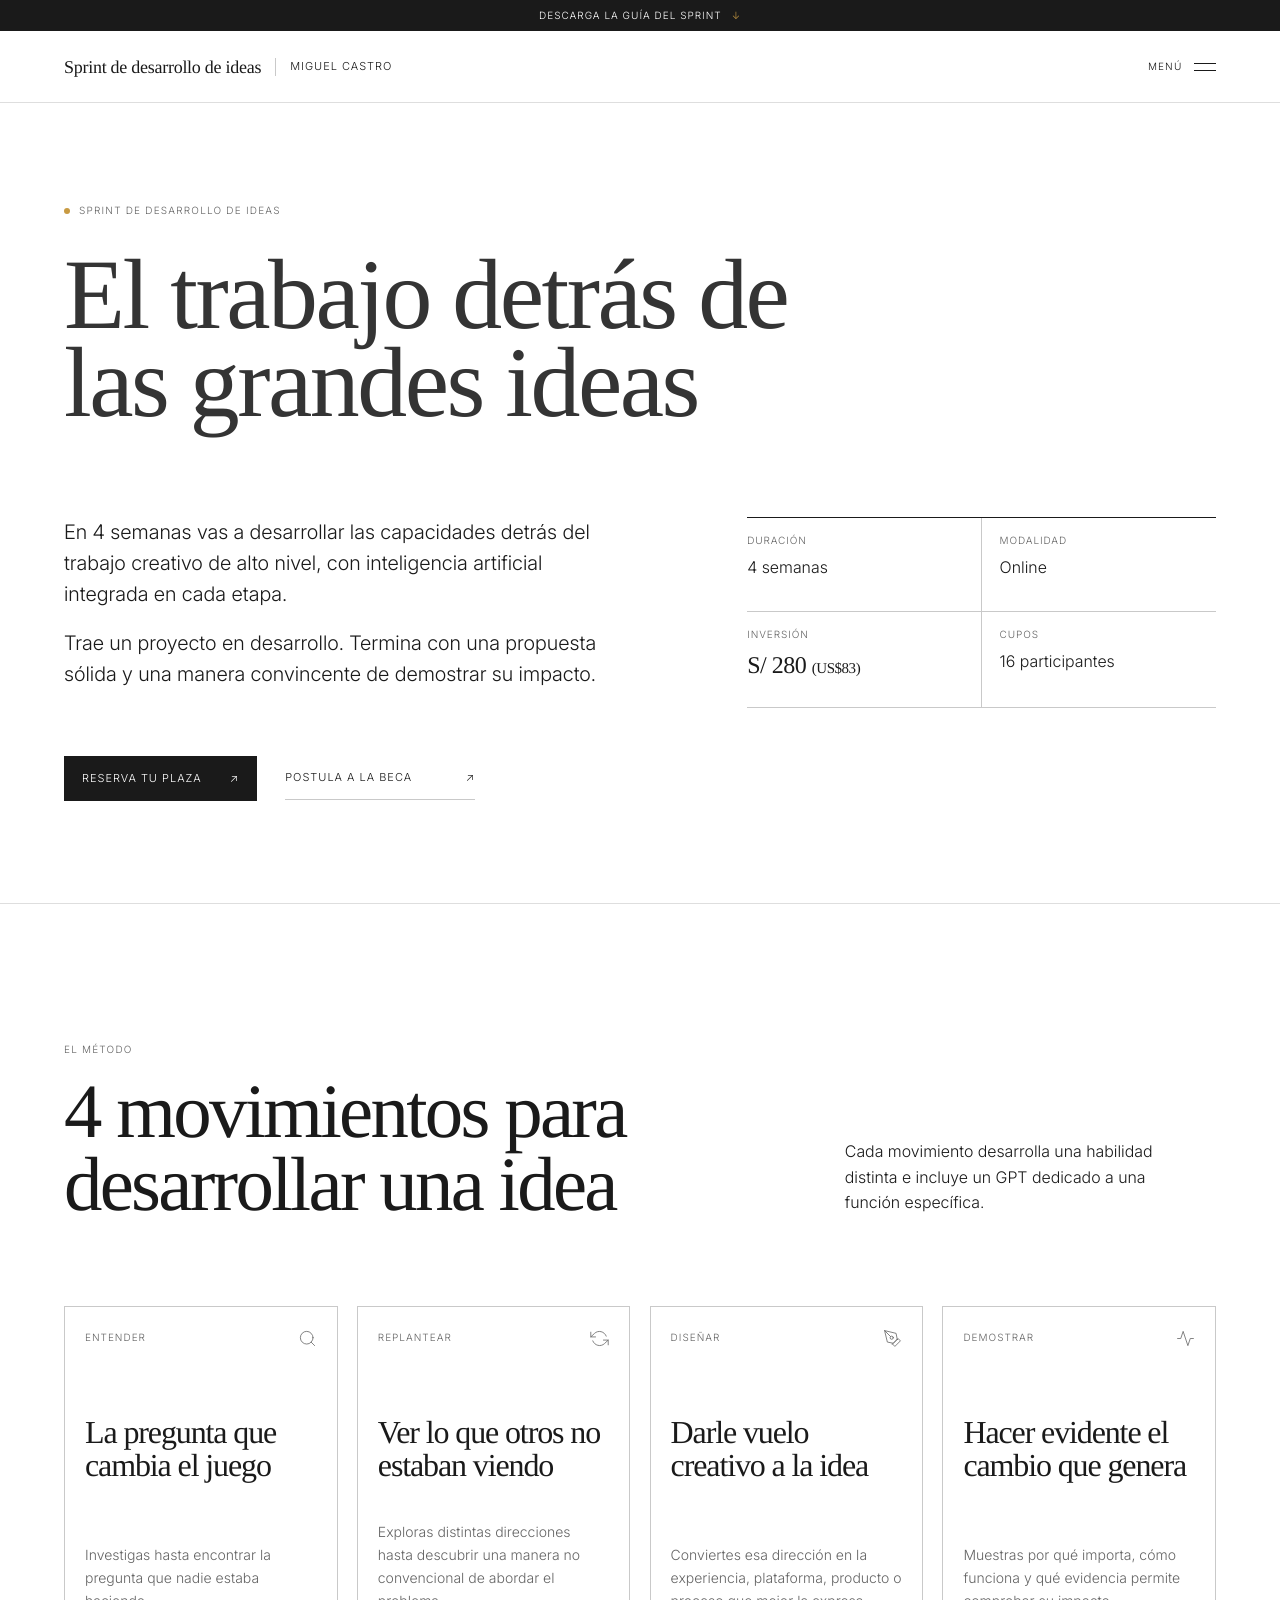
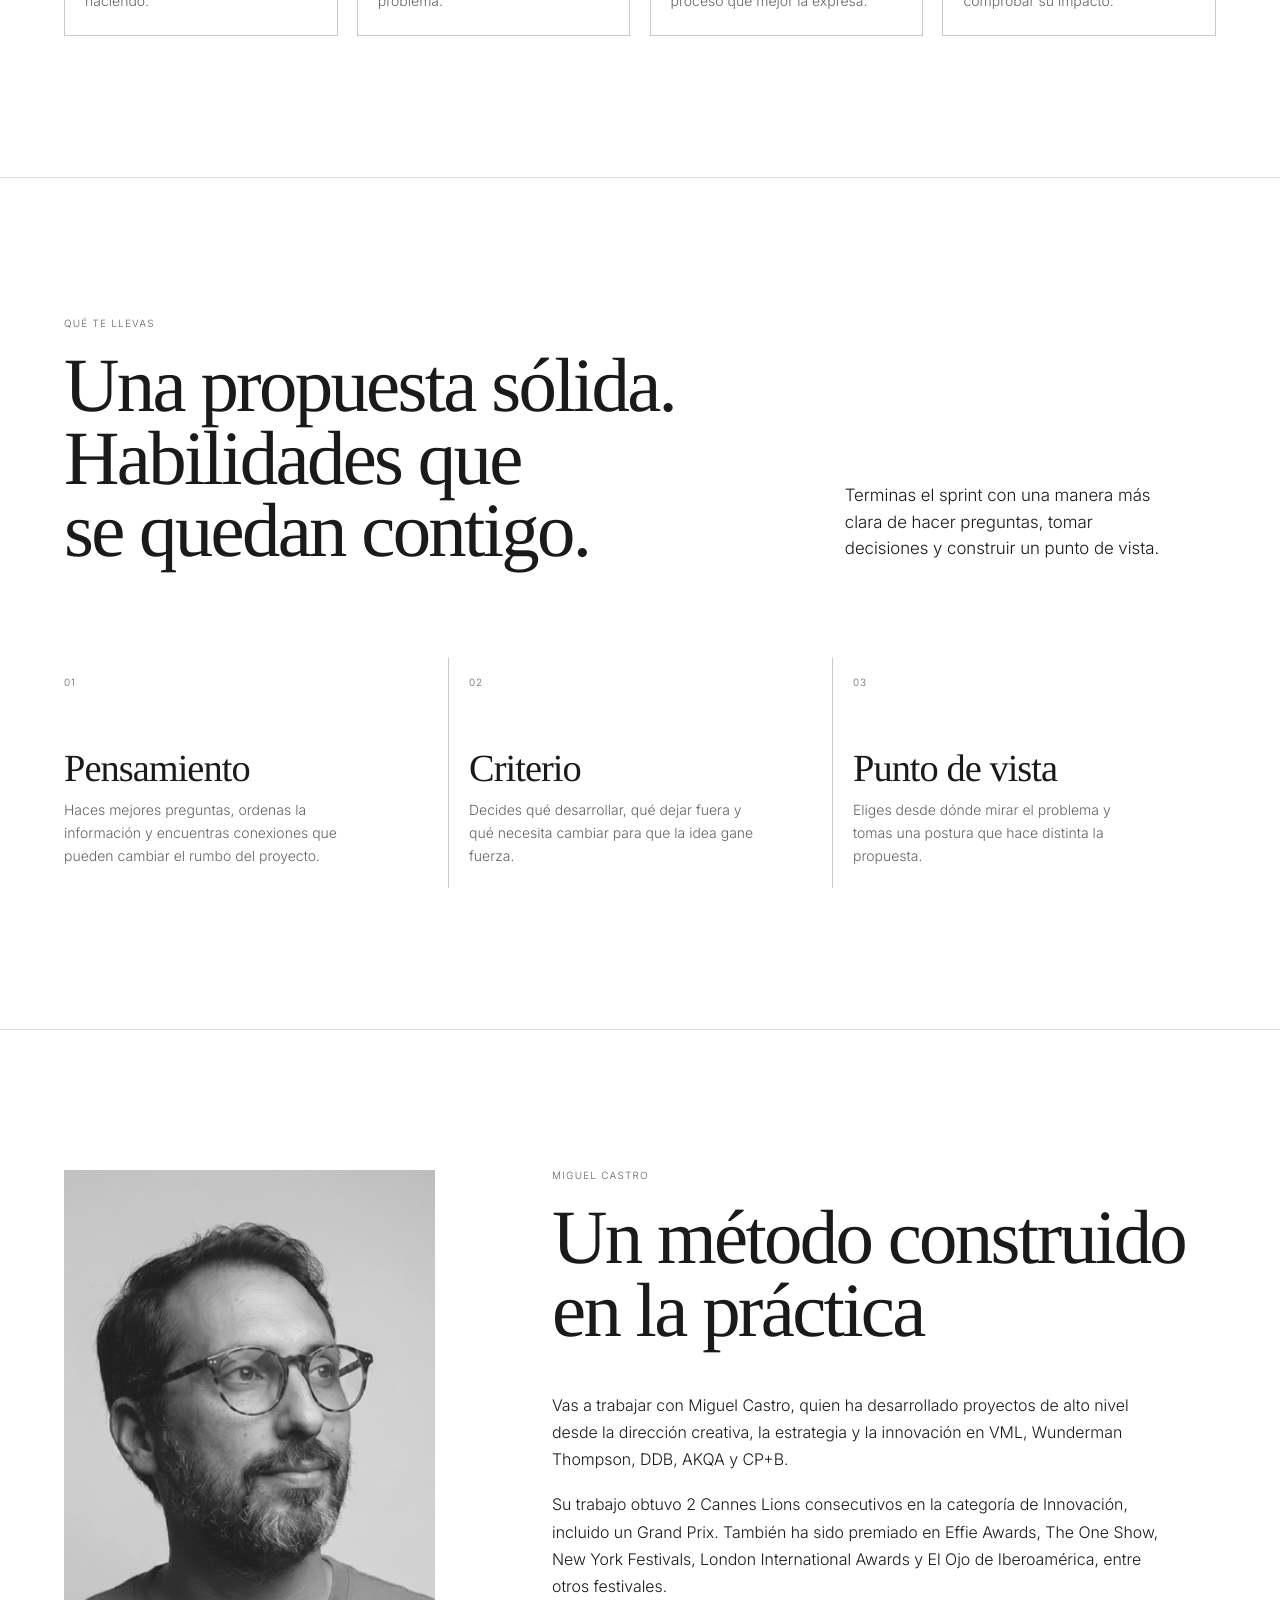
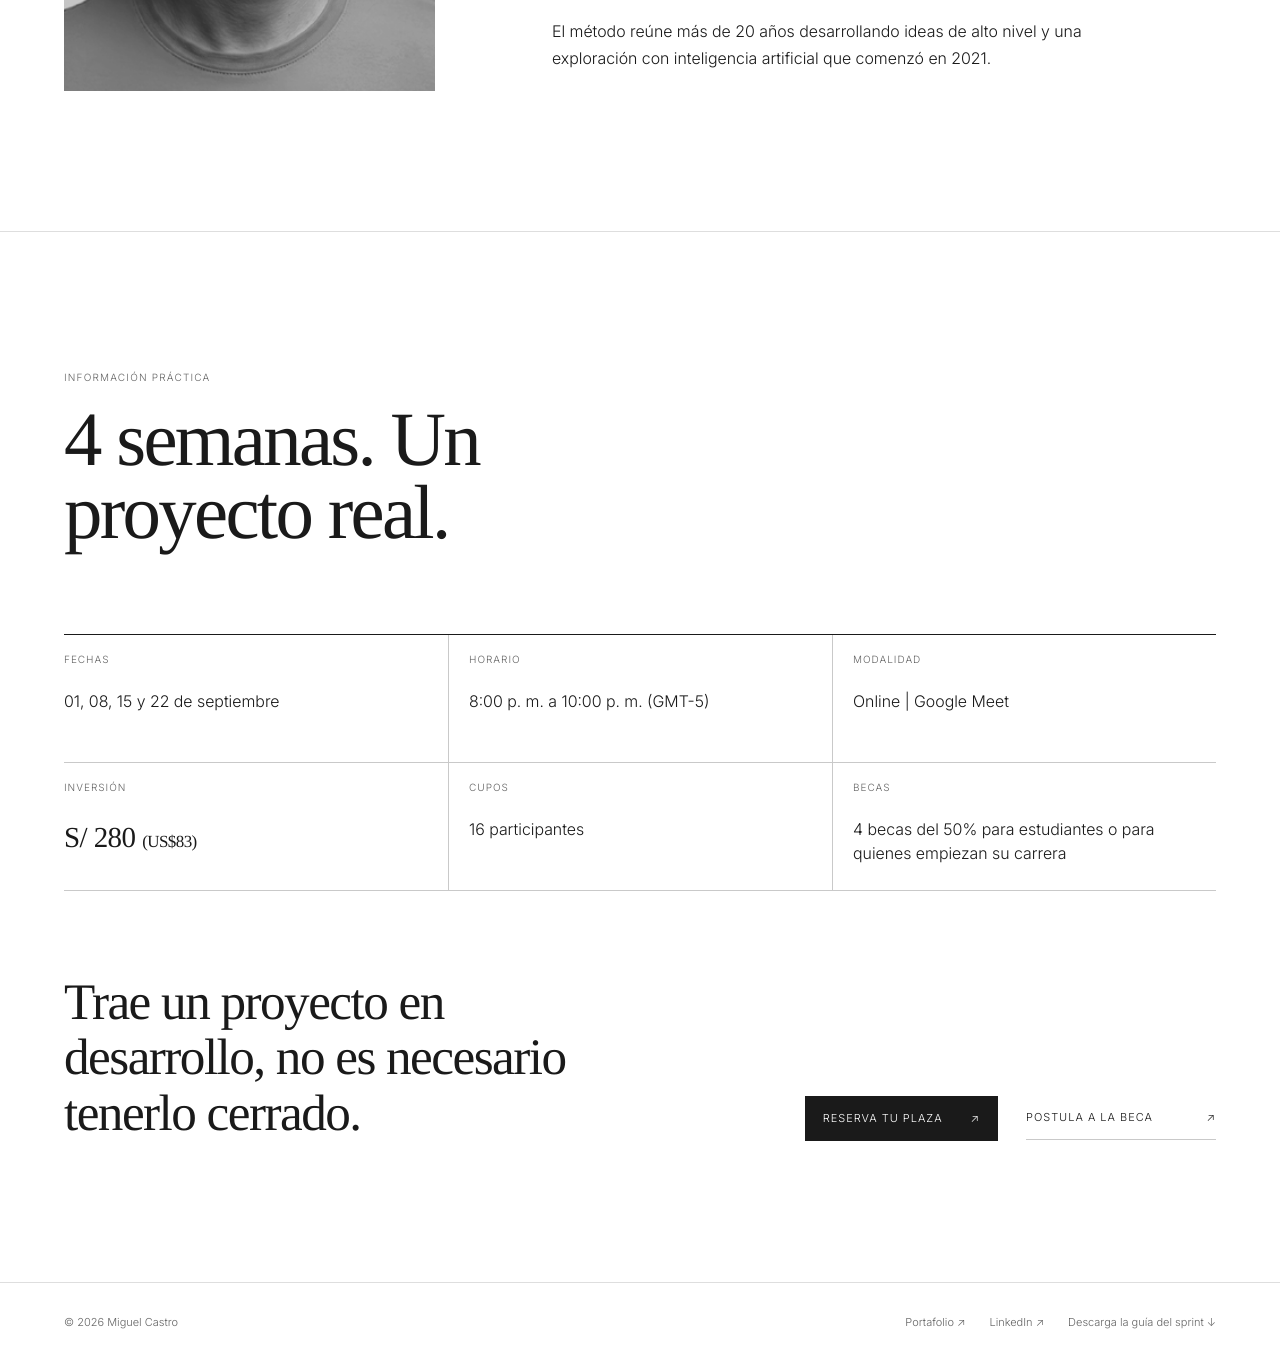
<file: index.html>
<!doctype html>
<html lang="es">
<head>
  <meta charset="utf-8">
  <meta name="viewport" content="width=device-width, initial-scale=1">
  <meta name="description" content="Sprint de 4 semanas para desarrollar las capacidades detrás del trabajo creativo de alto nivel, con inteligencia artificial integrada en cada etapa.">
  <link rel="canonical" href="https://ideasquecompiten.com/">
  <meta property="og:type" content="website">
  <meta property="og:locale" content="es_PE">
  <meta property="og:site_name" content="Sprint de desarrollo de ideas">
  <meta property="og:url" content="https://ideasquecompiten.com/">
  <meta property="og:title" content="El trabajo detrás de las grandes ideas">
  <meta property="og:description" content="4 semanas para desarrollar las capacidades detrás del trabajo creativo de alto nivel.">
  <meta name="twitter:card" content="summary">
  <meta name="twitter:title" content="El trabajo detrás de las grandes ideas">
  <meta name="twitter:description" content="Sprint de desarrollo de ideas con inteligencia artificial integrada en cada etapa.">
  <title>El trabajo detrás de las grandes ideas | Miguel Castro</title>
  <link rel="icon" type="image/svg+xml" href="favicon.svg">
  <link rel="stylesheet" href="landing.css?v=20260804-5">
</head>
<body id="top">
  <header class="site-chrome">
    <div class="announcement-bar brochure-bar">
      <a href="brochure.html" target="_blank" rel="noopener">
        <span>Descarga la guía del sprint</span>
        <span aria-hidden="true">↓</span>
      </a>
    </div>

    <div class="site-header">
      <a class="site-identity" href="#top" aria-label="Volver al inicio">
        <span class="identity-product">Sprint de desarrollo de ideas</span>
        <span class="identity-divider" aria-hidden="true"></span>
        <span class="identity-name">Miguel Castro</span>
      </a>

      <button class="menu-toggle" type="button" aria-label="Abrir navegación" aria-expanded="false" aria-controls="site-menu">
        <span class="menu-label">Menú</span>
        <span class="hamburger" aria-hidden="true">
          <span></span>
          <span></span>
        </span>
      </button>
    </div>

    <nav class="site-menu" id="site-menu" aria-label="Navegación interna" aria-hidden="true">
      <div class="menu-inner">
        <p class="menu-kicker">Navegación</p>
        <a href="#metodo"><span>01</span>El método</a>
        <a href="#resultado"><span>02</span>Qué te llevas</a>
        <a href="#miguel"><span>03</span>Miguel Castro</a>
        <a href="#informacion"><span>04</span>Información práctica</a>
        <div class="menu-actions">
          <a id="payment_button_menu" class="menu-primary" href="#informacion">Reserva tu plaza</a>
          <a href="postulacion-beca.html">Postula a la beca</a>
        </div>
      </div>
    </nav>
  </header>

  <main>
    <section class="hero section-grid" aria-labelledby="hero-title">
      <div class="hero-kicker eyebrow">
        <span class="gold-point" aria-hidden="true"></span>
        <span>Sprint de desarrollo de ideas</span>
      </div>

      <h1 id="hero-title">El trabajo detrás de las grandes ideas</h1>

      <div class="hero-intro">
        <p>En 4 semanas vas a desarrollar las capacidades detrás del trabajo creativo de alto nivel, con inteligencia artificial integrada en cada etapa.</p>
        <p>Trae un proyecto en desarrollo. Termina con una propuesta sólida y una manera convincente de demostrar su impacto.</p>
      </div>

      <div class="hero-meta" aria-label="Información principal">
        <div class="meta-item">
          <span class="meta-label">Duración</span>
          <span class="meta-value">4 semanas</span>
        </div>
        <div class="meta-item">
          <span class="meta-label">Modalidad</span>
          <span class="meta-value">Online</span>
        </div>
        <div class="meta-item meta-price">
          <span class="meta-label">Inversión</span>
          <span class="meta-value">S/ 280 <span>(US$83)</span></span>
        </div>
        <div class="meta-item">
          <span class="meta-label">Cupos</span>
          <span class="meta-value">16 participantes</span>
        </div>
      </div>

      <div class="cta-row hero-cta">
        <a id="payment_button_top" class="hotmart-fb hotmart__button-checkout cta-primary" href="#informacion">
          Reserva tu plaza
          <span aria-hidden="true">↗</span>
        </a>
        <a class="cta-secondary" href="postulacion-beca.html">
          Postula a la beca
          <span aria-hidden="true">↗</span>
        </a>
      </div>
    </section>

    <section class="method section-grid section-rule" id="metodo" aria-labelledby="method-title">
      <div class="section-heading">
        <p class="eyebrow">El método</p>
        <h2 id="method-title">4 movimientos para desarrollar una idea</h2>
      </div>

      <p class="section-intro">Cada movimiento desarrolla una habilidad distinta e incluye un GPT dedicado a una función específica.</p>

      <div class="movement-grid">
        <article class="movement-card">
          <div class="movement-top">
            <span>Entender</span>
            <svg class="feather-icon" viewBox="0 0 24 24" aria-hidden="true">
              <circle cx="11" cy="11" r="8"></circle>
              <line x1="21" y1="21" x2="16.65" y2="16.65"></line>
            </svg>
          </div>
          <h3>La pregunta que cambia el juego</h3>
          <p>Investigas hasta encontrar la pregunta que nadie estaba haciendo.</p>
        </article>

        <article class="movement-card">
          <div class="movement-top">
            <span>Replantear</span>
            <svg class="feather-icon" viewBox="0 0 24 24" aria-hidden="true">
              <polyline points="1 4 1 10 7 10"></polyline>
              <polyline points="23 20 23 14 17 14"></polyline>
              <path d="M20.49 9A9 9 0 0 0 5.64 5.64L1 10m22 4-4.64 4.36A9 9 0 0 1 3.51 15"></path>
            </svg>
          </div>
          <h3>Ver lo que otros no estaban viendo</h3>
          <p>Exploras distintas direcciones hasta descubrir una manera no convencional de abordar el problema.</p>
        </article>

        <article class="movement-card">
          <div class="movement-top">
            <span>Diseñar</span>
            <svg class="feather-icon" viewBox="0 0 24 24" aria-hidden="true">
              <path d="M12 19l7-7 3 3-7 7-3-3z"></path>
              <path d="M18 13l-1.5-7.5L2 2l3.5 14.5L13 18l5-5z"></path>
              <path d="M2 2l7.586 7.586"></path>
              <circle cx="11" cy="11" r="2"></circle>
            </svg>
          </div>
          <h3>Darle vuelo creativo a la idea</h3>
          <p>Conviertes esa dirección en la experiencia, plataforma, producto o proceso que mejor la expresa.</p>
        </article>

        <article class="movement-card">
          <div class="movement-top">
            <span>Demostrar</span>
            <svg class="feather-icon" viewBox="0 0 24 24" aria-hidden="true">
              <polyline points="22 12 18 12 15 21 9 3 6 12 2 12"></polyline>
            </svg>
          </div>
          <h3>Hacer evidente el cambio que genera</h3>
          <p>Muestras por qué importa, cómo funciona y qué evidencia permite comprobar su impacto.</p>
        </article>
      </div>
    </section>

    <section class="result section-grid section-rule" id="resultado" aria-labelledby="result-title">
      <div class="section-heading">
        <p class="eyebrow">Qué te llevas</p>
        <h2 id="result-title">Una propuesta sólida. Habilidades que se quedan contigo.</h2>
      </div>

      <div class="result-copy">
        <p>Terminas el sprint con una manera más clara de hacer preguntas, tomar decisiones y construir un punto de vista.</p>
      </div>

      <div class="skill-list" aria-label="Habilidades">
        <div>
          <span>01</span>
          <strong>Pensamiento</strong>
          <p>Haces mejores preguntas, ordenas la información y encuentras conexiones que pueden cambiar el rumbo del proyecto.</p>
        </div>
        <div>
          <span>02</span>
          <strong>Criterio</strong>
          <p>Decides qué desarrollar, qué dejar fuera y qué necesita cambiar para que la idea gane fuerza.</p>
        </div>
        <div>
          <span>03</span>
          <strong>Punto de vista</strong>
          <p>Eliges desde dónde mirar el problema y tomas una postura que hace distinta la propuesta.</p>
        </div>
      </div>
    </section>

    <section class="profile section-grid section-rule" id="miguel" aria-labelledby="profile-title">
      <figure class="profile-image">
        <img src="assets/miguel-castro.png" alt="Miguel Castro" width="460" height="460" loading="lazy">
      </figure>

      <div class="profile-content">
        <p class="eyebrow">Miguel Castro</p>
        <h2 id="profile-title">Un método construido en la práctica</h2>
        <p>Vas a trabajar con Miguel Castro, quien ha desarrollado proyectos de alto nivel desde la dirección creativa, la estrategia y la innovación en VML, Wunderman Thompson, DDB, AKQA y CP+B.</p>
        <p>Su trabajo obtuvo 2 Cannes Lions consecutivos en la categoría de Innovación, incluido un Grand Prix. También ha sido premiado en Effie Awards, The One Show, New York Festivals, London International Awards y El Ojo de Iberoamérica, entre otros festivales.</p>
        <p>El método reúne más de 20 años desarrollando ideas de alto nivel y una exploración con inteligencia artificial que comenzó en 2021.</p>
      </div>
    </section>

    <section class="information section-grid section-rule" id="informacion" aria-labelledby="information-title">
      <div class="section-heading">
        <p class="eyebrow">Información práctica</p>
        <h2 id="information-title">4 semanas. Un proyecto real.</h2>
      </div>

      <div class="information-grid">
        <div class="information-item">
          <span>Fechas</span>
          <strong>01, 08, 15 y 22 de septiembre</strong>
        </div>
        <div class="information-item">
          <span>Horario</span>
          <strong>8:00 p. m. a 10:00 p. m. (GMT-5)</strong>
        </div>
        <div class="information-item">
          <span>Modalidad</span>
          <strong>Online | Google Meet</strong>
        </div>
        <div class="information-item">
          <span>Inversión</span>
          <strong class="information-price">S/ 280 <small>(US$83)</small></strong>
        </div>
        <div class="information-item">
          <span>Cupos</span>
          <strong>16 participantes</strong>
        </div>
        <div class="information-item">
          <span>Becas</span>
          <strong>4 becas del 50% para estudiantes o para quienes empiezan su carrera</strong>
        </div>
      </div>

      <div class="closing">
        <p>Trae un proyecto en desarrollo, no es necesario tenerlo cerrado.</p>
        <div class="cta-row">
          <a id="payment_button_bottom" class="hotmart-fb hotmart__button-checkout cta-primary" href="#informacion">
            Reserva tu plaza
            <span aria-hidden="true">↗</span>
          </a>
          <a class="cta-secondary" href="postulacion-beca.html">
            Postula a la beca
            <span aria-hidden="true">↗</span>
          </a>
        </div>
      </div>
    </section>
  </main>

  <footer class="site-footer">
    <span>© 2026 Miguel Castro</span>
    <div class="footer-links">
      <a href="https://global.miguelcastro.works/">Portafolio ↗</a>
      <a href="https://www.linkedin.com/in/miguelcastroe/">LinkedIn ↗</a>
      <a href="brochure.html" target="_blank" rel="noopener">Descarga la guía del sprint ↓</a>
    </div>
  </footer>

  <script src="landing.js?v=20260803"></script>
  <script src="hotmart.js?v=20260803"></script>
</body>
</html>
</file>
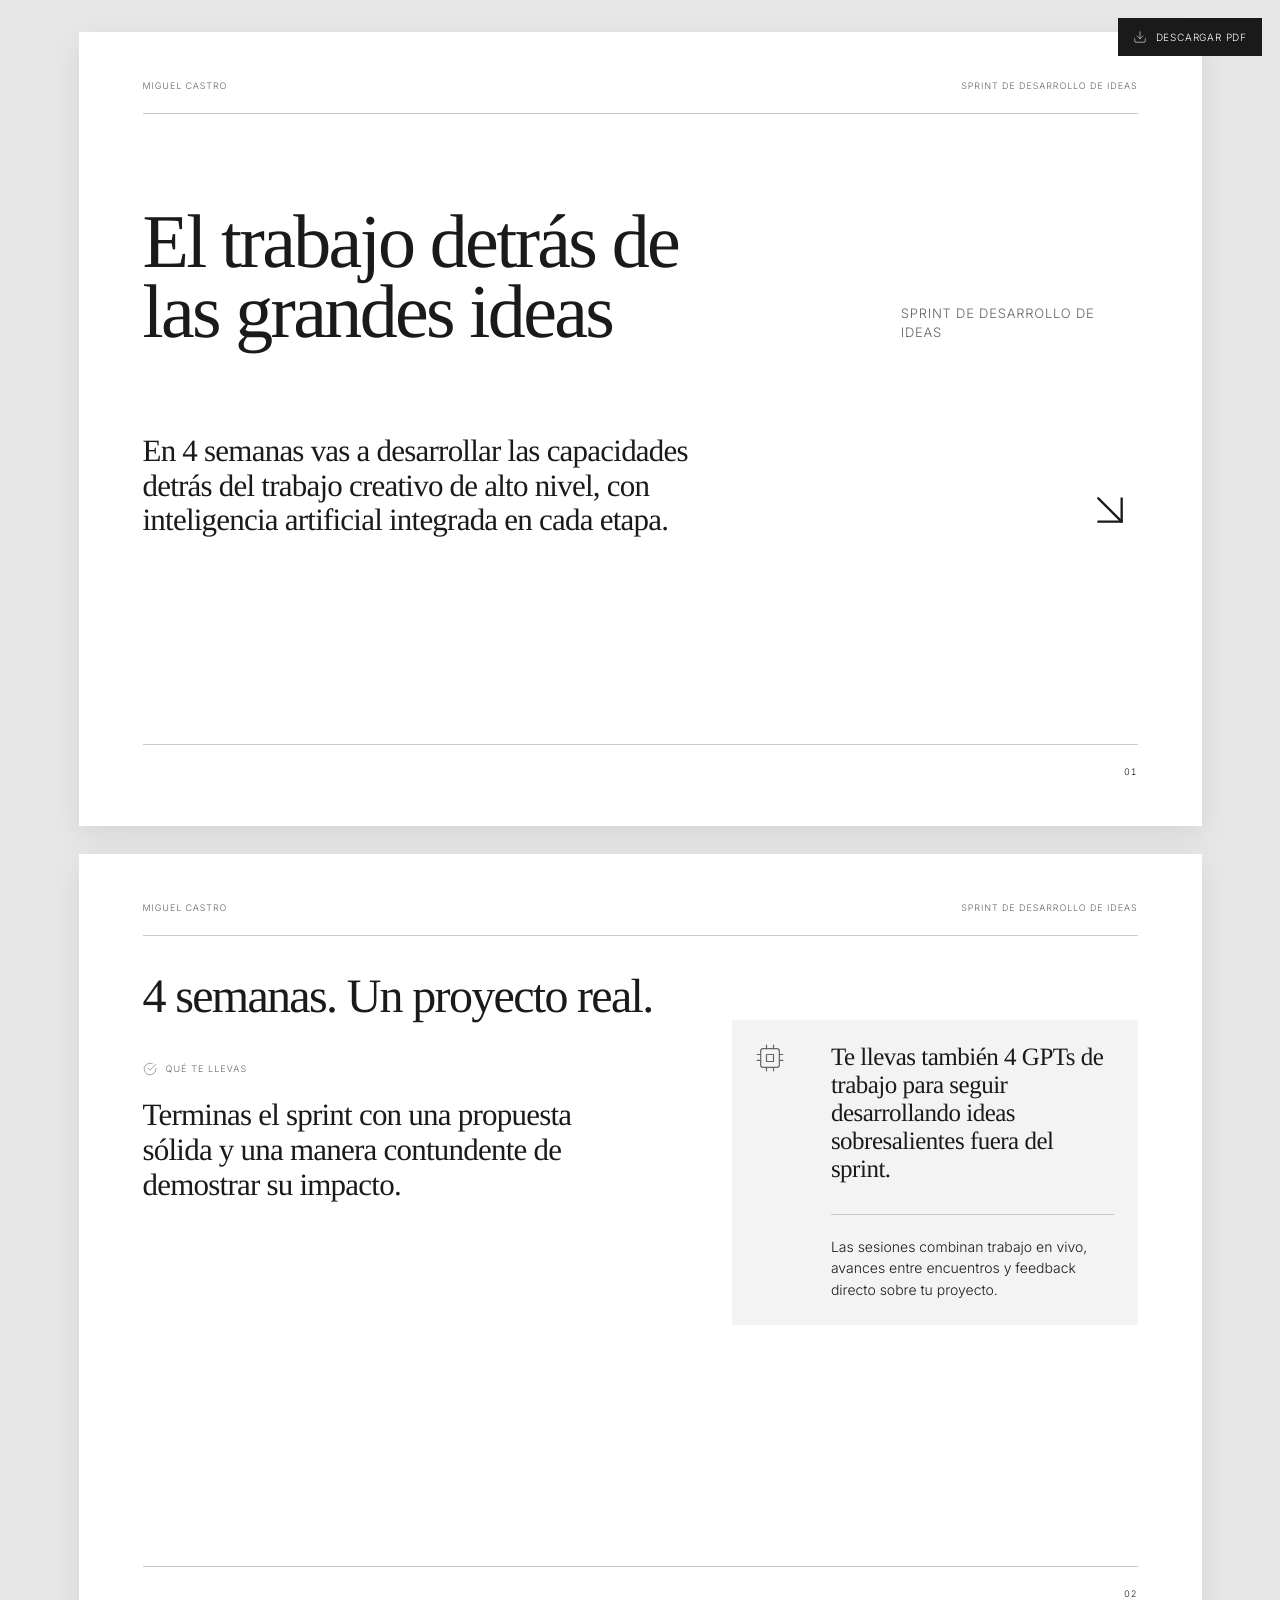
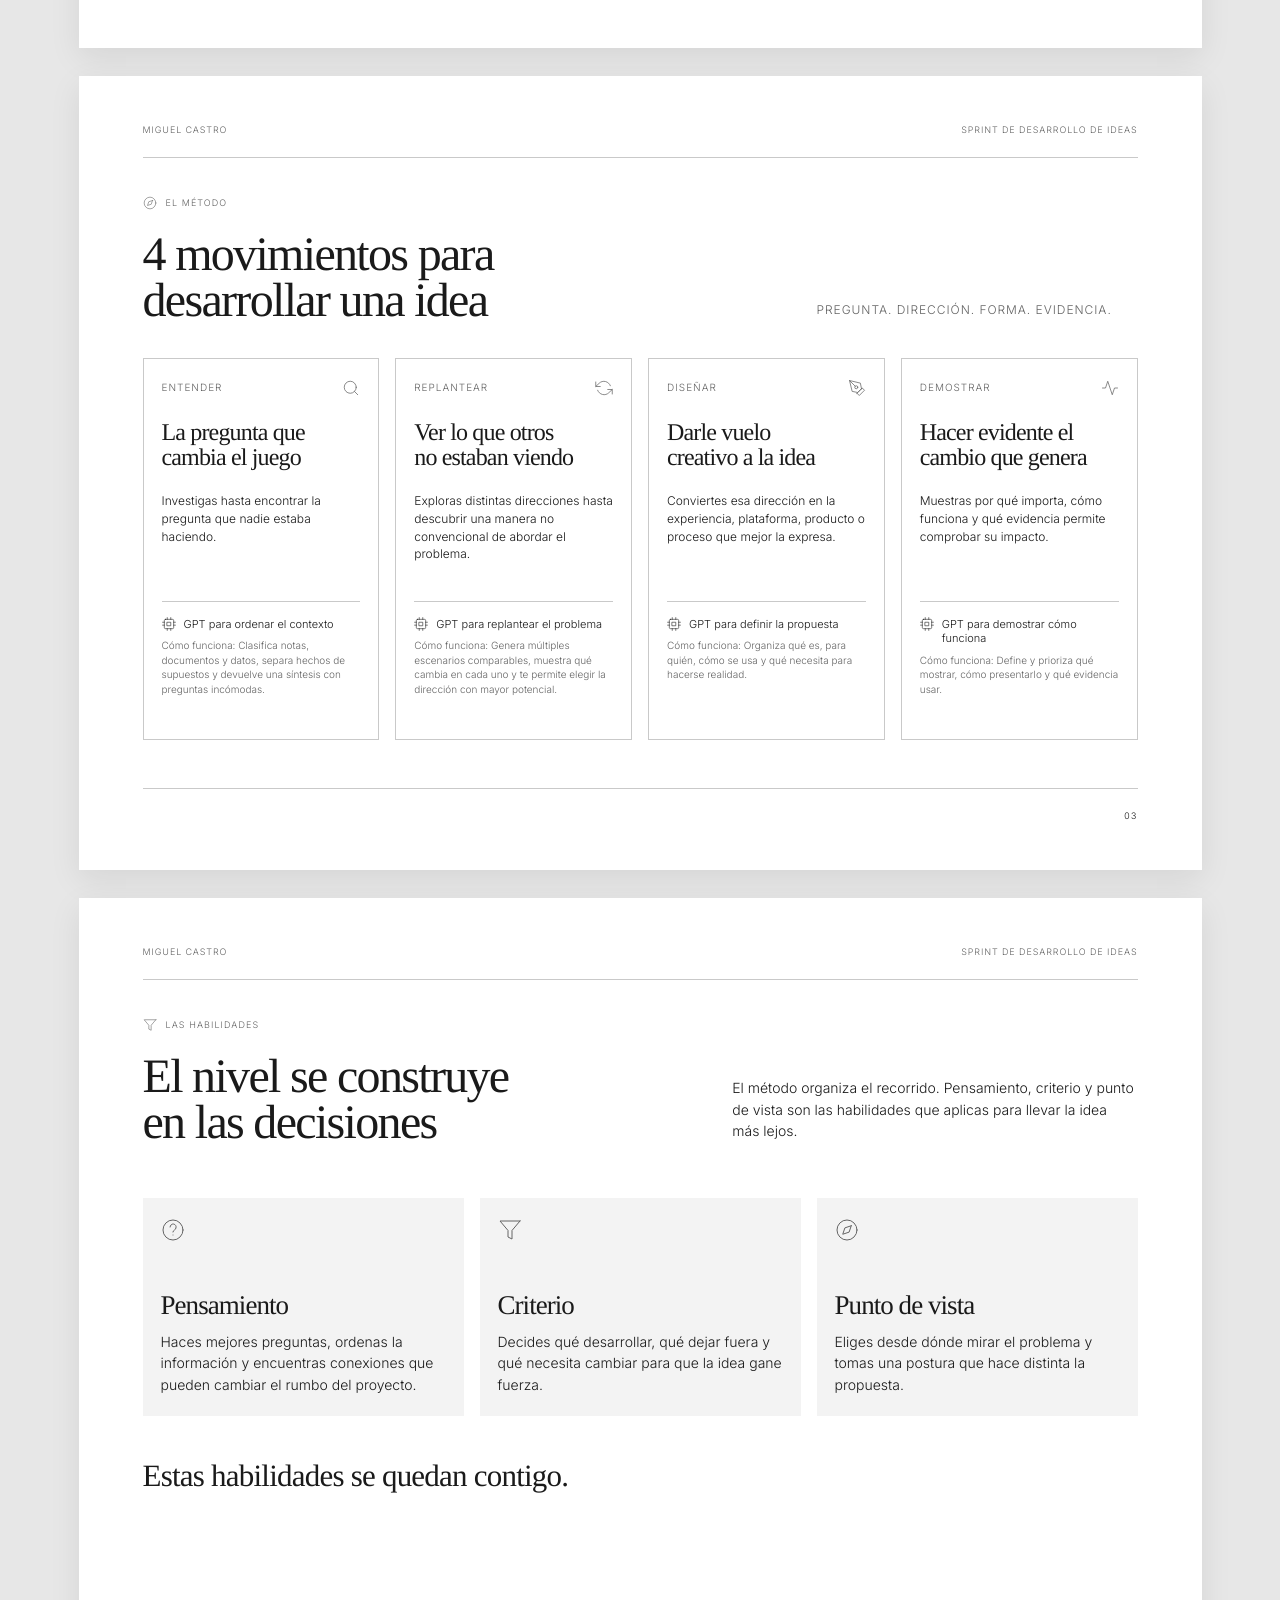
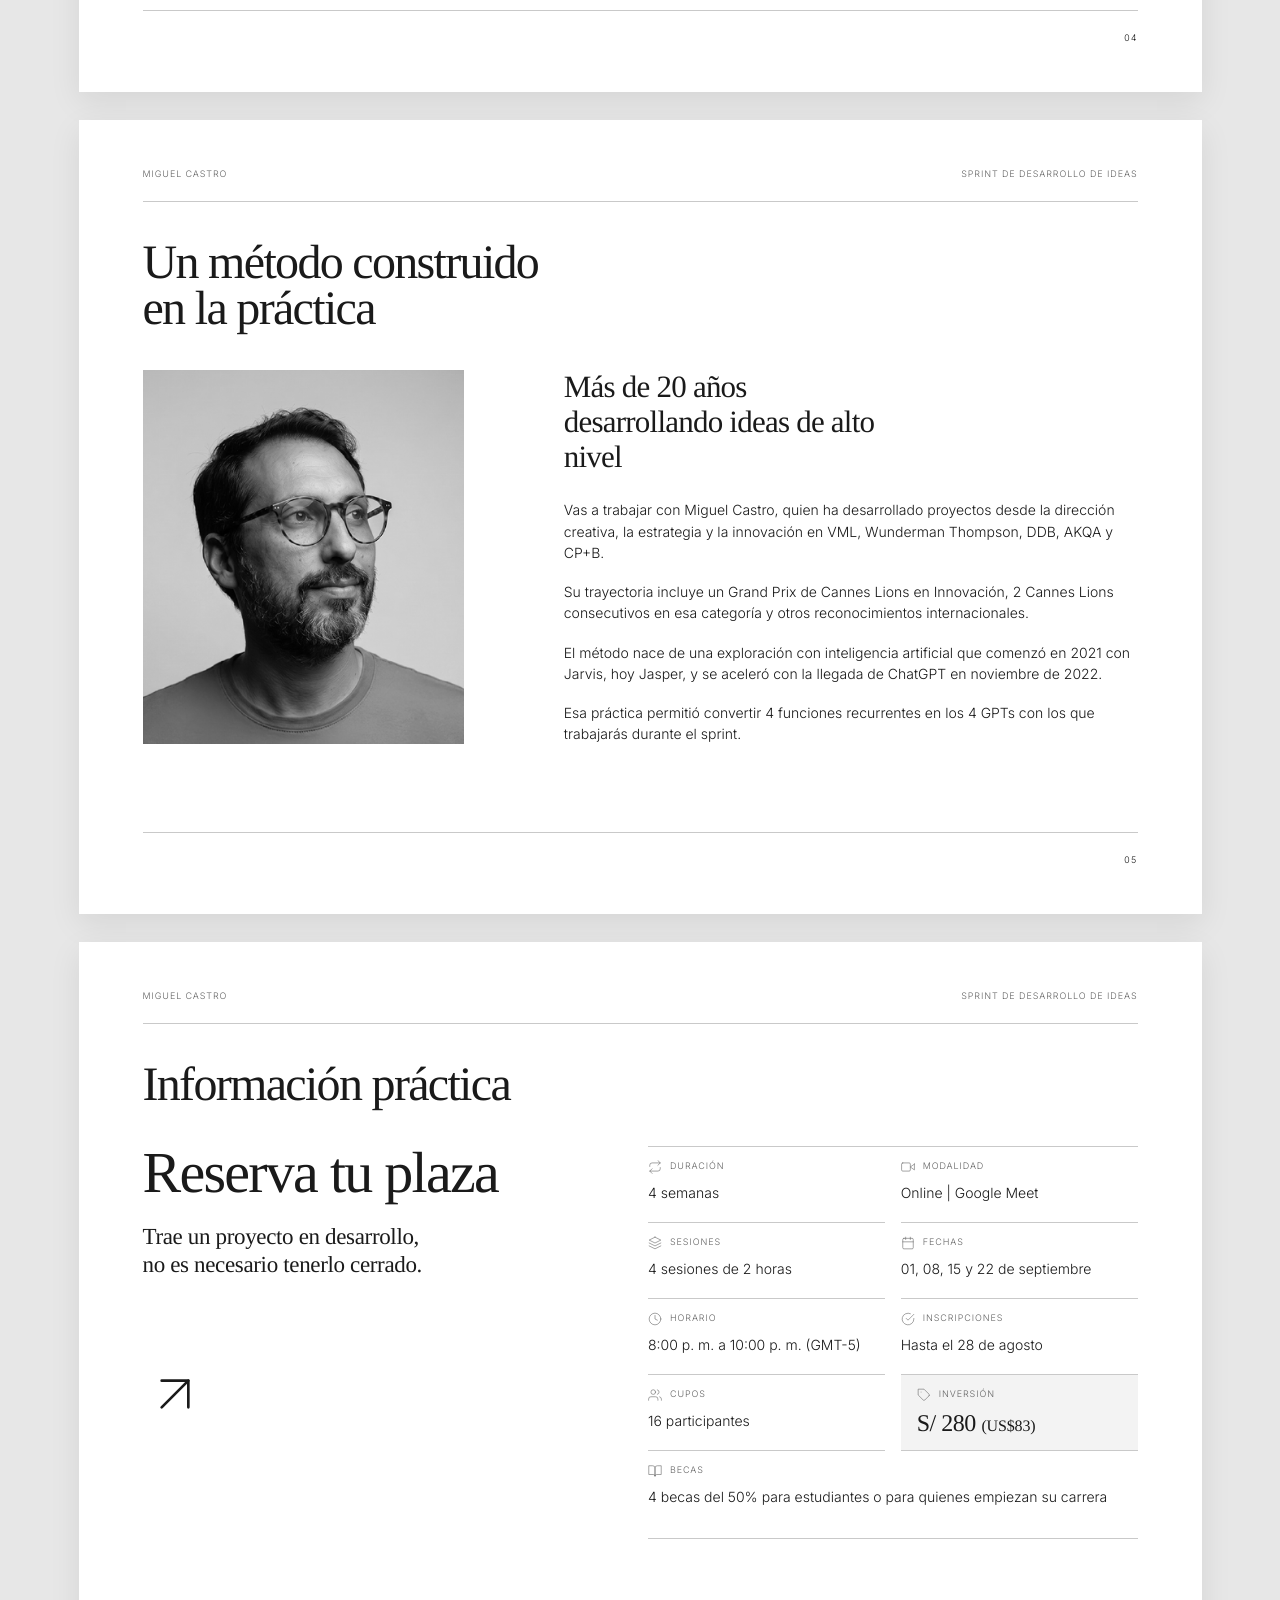
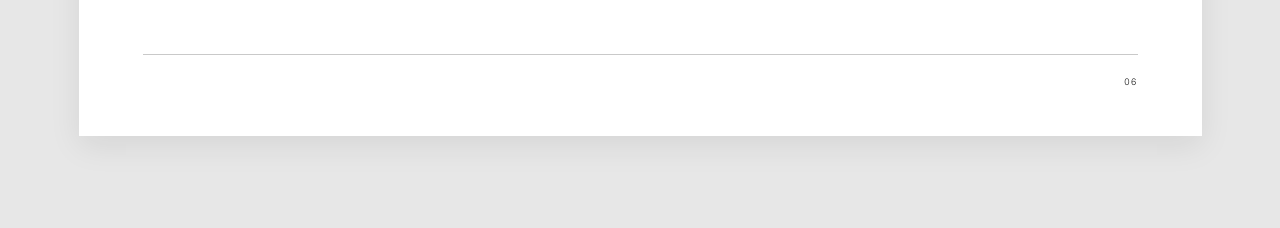
<file: brochure.html>
<!doctype html>
<html lang="es">
<head>
  <meta charset="utf-8">
  <meta name="viewport" content="width=device-width, initial-scale=1">
  <title>El trabajo detrás de las grandes ideas</title>
  <style>
    @import url("https://fonts.googleapis.com/css2?family=Inter:wght@200;300&display=swap");

    @font-face {
      font-family: "PP Editorial New";
      src: url("https://global.miguelcastro.works/PPEditorialNew-Ultralight.otf") format("opentype");
      font-style: normal;
      font-weight: 200;
      font-display: swap;
    }

    @font-face {
      font-family: "PP Editorial New";
      src: url("https://global.miguelcastro.works/PPEditorialNew-Regular.otf") format("opentype");
      font-style: normal;
      font-weight: 300;
      font-display: swap;
    }

    :root {
      --page-w: 1123px;
      --page-h: 794px;
      --margin-x: 64px;
      --margin-y: 48px;
      --gutter: 16px;
      --ink: #1a1a1a;
      --gray-800: #343434;
      --gray-650: #646464;
      --gray-500: #919191;
      --gray-300: #c9c9c9;
      --gray-200: #dedede;
      --gray-100: #f3f3f3;
      --paper: #ffffff;
      --canvas: #e7e7e7;
      --serif: "PP Editorial New", Georgia, serif;
      --sans: Inter, Arial, sans-serif;
    }

    * {
      box-sizing: border-box;
    }

    html {
      background: var(--canvas);
    }

    body {
      margin: 0;
      padding: 32px 0 64px;
      color: var(--ink);
      background: var(--canvas);
      font-family: var(--sans);
      font-size: 14px;
      font-weight: 300;
      line-height: 1.45;
      font-synthesis: none;
      -webkit-font-smoothing: antialiased;
      text-rendering: geometricPrecision;
    }

    .pdf-action {
      position: fixed;
      z-index: 20;
      top: 18px;
      right: 18px;
      display: inline-flex;
      align-items: center;
      gap: 9px;
      padding: 11px 14px;
      border: 1px solid var(--ink);
      background: var(--ink);
      color: var(--paper);
      font-family: var(--sans);
      font-size: 10px;
      font-weight: 300;
      line-height: 1;
      letter-spacing: .08em;
      text-transform: uppercase;
      cursor: pointer;
    }

    .pdf-action:hover {
      background: var(--gray-800);
    }

    .pdf-action:focus-visible {
      outline: 1px solid var(--ink);
      outline-offset: 3px;
    }

    .page {
      position: relative;
      width: var(--page-w);
      height: var(--page-h);
      margin: 0 auto 28px;
      overflow: hidden;
      background: var(--paper);
      box-shadow: 0 10px 30px rgba(0, 0, 0, .08);
    }

    .page-grid {
      position: absolute;
      inset: var(--margin-y) var(--margin-x);
      display: grid;
      grid-template-columns: repeat(12, minmax(0, 1fr));
      grid-template-rows: 34px 1fr 34px;
      column-gap: var(--gutter);
    }

    .header,
    .footer {
      grid-column: 1 / -1;
      display: flex;
      align-items: start;
      justify-content: space-between;
      color: var(--gray-650);
      font-size: 9px;
      font-weight: 300;
      line-height: 1;
      letter-spacing: .1em;
      text-transform: uppercase;
    }

    .header {
      grid-row: 1;
      padding-top: 2px;
      border-bottom: 1px solid var(--gray-300);
    }

    .footer {
      grid-row: 3;
      align-items: end;
      padding-bottom: 1px;
      border-top: 1px solid var(--gray-300);
    }

    .footer .page-number {
      margin-left: auto;
      color: var(--ink);
      font-variant-numeric: tabular-nums;
    }

    .content {
      grid-column: 1 / -1;
      grid-row: 2;
      display: grid;
      grid-template-columns: repeat(12, minmax(0, 1fr));
      grid-auto-rows: min-content;
      column-gap: var(--gutter);
      min-height: 0;
      padding: 38px 0 34px;
    }

    h1,
    h2,
    h3,
    h4,
    p {
      margin: 0;
    }

    h1,
    h2,
    h3 {
      font-family: var(--serif);
      font-style: normal;
      font-weight: 200;
      letter-spacing: -.035em;
    }

    h1 {
      font-size: 76px;
      line-height: .92;
      text-wrap: balance;
    }

    h2 {
      font-size: 48px;
      line-height: .96;
      text-wrap: balance;
    }

    h3 {
      font-size: 27px;
      line-height: 1.02;
      text-wrap: balance;
    }

    h4 {
      font-size: 13px;
      font-weight: 300;
      line-height: 1.25;
    }

    p {
      max-width: 58ch;
    }

    .eyebrow {
      display: flex;
      align-items: center;
      gap: 9px;
      color: var(--gray-650);
      font-size: 9px;
      font-weight: 300;
      line-height: 1;
      letter-spacing: .12em;
      text-transform: uppercase;
    }

    .icon {
      width: 18px;
      height: 18px;
      flex: 0 0 auto;
      fill: none;
      stroke: currentColor;
      stroke-width: 1;
      stroke-linecap: round;
      stroke-linejoin: round;
    }

    .icon-small {
      width: 14px;
      height: 14px;
    }

    .serif-lead {
      font-family: var(--serif);
      font-size: 31px;
      font-weight: 200;
      line-height: 1.12;
      letter-spacing: -.025em;
    }

    .body-large {
      font-size: 17px;
      line-height: 1.48;
    }

    .body {
      font-size: 14px;
      line-height: 1.52;
    }

    .small {
      font-size: 11px;
      line-height: 1.48;
    }

    .muted {
      color: var(--gray-650);
    }

    .label {
      color: var(--gray-650);
      font-size: 9px;
      font-weight: 300;
      line-height: 1.2;
      letter-spacing: .1em;
      text-transform: uppercase;
    }

    .rule-top {
      padding-top: 16px;
      border-top: 1px solid var(--gray-300);
    }

    /* Page 1 */
    .cover .content {
      padding-top: 54px;
    }

    .cover-title {
      grid-column: 1 / span 9;
      margin-top: 40px;
    }

    .cover-subtitle {
      grid-column: 10 / -1;
      align-self: end;
      margin-bottom: 6px;
      color: var(--gray-650);
      font-size: 13px;
      font-weight: 300;
      line-height: 1.4;
      text-transform: uppercase;
      letter-spacing: .06em;
    }

    .cover-lead {
      grid-column: 1 / span 7;
      align-self: end;
      margin-top: 86px;
    }

    .cover-mark {
      grid-column: 11 / -1;
      align-self: end;
      justify-self: end;
      width: 56px;
      height: 56px;
      color: var(--ink);
    }

    /* Page 2 */
    .outcome-title {
      grid-column: 1 / span 7;
    }

    .outcome-heading {
      grid-column: 1 / span 4;
      margin-top: 42px;
    }

    .outcome-main {
      grid-column: 1 / span 6;
      margin-top: 22px;
    }

    .outcome-side {
      grid-column: 8 / -1;
      grid-row: 2 / span 3;
      display: grid;
      grid-template-columns: repeat(5, minmax(0, 1fr));
      column-gap: var(--gutter);
      align-content: start;
      padding: 24px;
      background: var(--gray-100);
    }

    .outcome-side .side-icon {
      grid-column: 1;
      width: 28px;
      height: 28px;
      color: var(--gray-650);
    }

    .outcome-side .side-copy {
      grid-column: 2 / -1;
    }

    .outcome-side .side-copy + .side-copy {
      margin-top: 30px;
      padding-top: 22px;
      border-top: 1px solid var(--gray-300);
    }

    .outcome-side .side-copy:first-of-type p {
      font-family: var(--serif);
      font-size: 25px;
      font-weight: 200;
      line-height: 1.12;
      letter-spacing: -.02em;
    }

    .outcome-session {
      grid-column: 1 / span 6;
      margin-top: 52px;
    }

    /* Page 3 */
    .method-eyebrow {
      grid-column: 1 / span 3;
    }

    .method-title {
      grid-column: 1 / span 7;
      margin-top: 22px;
    }

    .method-sequence {
      grid-column: 9 / -1;
      align-self: end;
      padding-bottom: 6px;
      color: var(--gray-650);
      font-size: 12px;
      letter-spacing: .08em;
      text-transform: uppercase;
    }

    .movements {
      grid-column: 1 / -1;
      display: grid;
      grid-template-columns: repeat(12, minmax(0, 1fr));
      align-items: stretch;
      column-gap: var(--gutter);
      margin-top: 34px;
    }

    .movement {
      grid-column: span 3;
      height: 382px;
      display: grid;
      grid-template-rows: auto minmax(58px, auto) auto 1fr auto;
      padding: 20px 18px 18px;
      border: 1px solid var(--gray-300);
    }

    .movement-head {
      display: flex;
      align-items: center;
      justify-content: space-between;
      color: var(--gray-650);
    }

    .movement-name {
      font-size: 10px;
      letter-spacing: .1em;
      text-transform: uppercase;
    }

    .movement h3 {
      margin-top: 24px;
      min-height: 58px;
      font-size: 24px;
    }

    .movement > .body {
      margin-top: 13px;
      font-size: 12px;
      line-height: 1.48;
    }

    .gpt {
      align-self: end;
      height: 120px;
      margin-top: 18px;
      padding-top: 15px;
      border-top: 1px solid var(--gray-300);
    }

    .gpt-title {
      display: flex;
      gap: 8px;
      align-items: start;
      margin-bottom: 8px;
      font-size: 11px;
      font-weight: 300;
      line-height: 1.3;
    }

    .gpt p {
      color: var(--gray-650);
      font-size: 10px;
      line-height: 1.45;
    }

    /* Page 4 */
    .skills-eyebrow {
      grid-column: 1 / span 3;
    }

    .skills-title {
      grid-column: 1 / span 7;
      margin-top: 22px;
    }

    .skills-bridge {
      grid-column: 8 / -1;
      align-self: end;
      padding-bottom: 4px;
    }

    .skills {
      grid-column: 1 / -1;
      display: grid;
      grid-template-columns: repeat(12, minmax(0, 1fr));
      column-gap: var(--gutter);
      margin-top: 52px;
    }

    .skill {
      grid-column: span 4;
      min-height: 190px;
      padding: 20px 18px;
      background: var(--gray-100);
    }

    .skill-icon {
      width: 24px;
      height: 24px;
      margin-bottom: 44px;
      color: var(--gray-650);
    }

    .skill h3 {
      margin-bottom: 12px;
    }

    .skills-close {
      grid-column: 1 / span 7;
      margin-top: 44px;
      font-family: var(--serif);
      font-size: 31px;
      font-weight: 200;
      line-height: 1.05;
      letter-spacing: -.025em;
    }

    /* Page 5 */
    .profile-title {
      grid-column: 1 / span 7;
    }

    .profile-photo {
      grid-column: 1 / span 4;
      grid-row: 2;
      height: 374px;
      margin: 38px 0 0;
      overflow: hidden;
      background: var(--gray-100);
    }

    .profile-photo img {
      width: 100%;
      height: 100%;
      display: block;
      object-fit: cover;
      object-position: center 30%;
      filter: grayscale(1);
    }

    .profile-bio {
      grid-column: 6 / -1;
      grid-row: 2;
      margin-top: 38px;
    }

    .profile-bio .serif-lead {
      max-width: 22ch;
      margin-bottom: 26px;
    }

    .profile-copy {
      max-width: 72ch;
    }

    .profile-copy p {
      break-inside: avoid;
      max-width: none;
    }

    .profile-copy p + p {
      margin-top: 18px;
    }

    /* Page 6 */
    .practical-title {
      grid-column: 1 / span 5;
    }

    .practical-left {
      grid-column: 1 / span 5;
      margin-top: 38px;
      padding-right: 28px;
    }

    .cta-title {
      margin-bottom: 22px;
      font-family: var(--serif);
      font-size: 58px;
      font-weight: 200;
      line-height: .94;
      letter-spacing: -.03em;
    }

    .cta-copy {
      max-width: 25ch;
      font-family: var(--serif);
      font-size: 23px;
      font-weight: 200;
      line-height: 1.25;
      letter-spacing: -.015em;
    }

    .cta-icon {
      width: 64px;
      height: 64px;
      margin-top: 82px;
    }

    .details {
      grid-column: 7 / -1;
      display: grid;
      grid-template-columns: repeat(6, minmax(0, 1fr));
      column-gap: var(--gutter);
      row-gap: 0;
      margin-top: 38px;
      border-top: 1px solid var(--gray-300);
    }

    .detail {
      grid-column: span 3;
      min-height: 76px;
      padding: 13px 10px 12px 0;
      border-bottom: 1px solid var(--gray-300);
    }

    .detail-scholarship {
      grid-column: 1 / -1;
      min-height: 88px;
    }

    .detail-price {
      grid-column: span 3;
      background: var(--gray-100);
      padding-left: 16px;
    }

    .detail-head {
      display: flex;
      align-items: center;
      gap: 8px;
      margin-bottom: 10px;
      color: var(--gray-650);
    }

    .detail-value {
      font-size: 14px;
      line-height: 1.4;
    }

    .detail-price .detail-value {
      font-family: var(--serif);
      font-size: 24px;
      font-weight: 200;
      line-height: 1;
      letter-spacing: -.02em;
    }

    .price-secondary {
      font-size: 16px;
      letter-spacing: -.01em;
      white-space: nowrap;
    }

    @media (max-width: 1180px) {
      body {
        padding-top: 20px;
      }

      .page {
        transform-origin: top center;
      }
    }

    @media print {
      @page {
        size: A4 landscape;
        margin: 0;
      }

      html,
      body {
        background: var(--paper);
      }

      body {
        padding: 0;
      }

      .pdf-action {
        display: none;
      }

      .page {
        width: 297mm;
        height: 210mm;
        margin: 0;
        box-shadow: none;
        break-after: page;
        page-break-after: always;
      }

      .page:last-child {
        break-after: auto;
        page-break-after: auto;
      }
    }
  </style>
</head>
<body>
  <svg width="0" height="0" aria-hidden="true" style="position:absolute">
    <defs>
      <symbol id="icon-arrow-down-right" viewBox="0 0 24 24">
        <line x1="7" y1="7" x2="17" y2="17"></line>
        <polyline points="17 7 17 17 7 17"></polyline>
      </symbol>
      <symbol id="icon-download" viewBox="0 0 24 24">
        <path d="M21 15v4a2 2 0 0 1-2 2H5a2 2 0 0 1-2-2v-4"></path>
        <polyline points="7 10 12 15 17 10"></polyline>
        <line x1="12" y1="15" x2="12" y2="3"></line>
      </symbol>
      <symbol id="icon-arrow-up-right" viewBox="0 0 24 24">
        <line x1="7" y1="17" x2="17" y2="7"></line>
        <polyline points="7 7 17 7 17 17"></polyline>
      </symbol>
      <symbol id="icon-search" viewBox="0 0 24 24">
        <circle cx="11" cy="11" r="8"></circle>
        <line x1="21" y1="21" x2="16.65" y2="16.65"></line>
      </symbol>
      <symbol id="icon-refresh-ccw" viewBox="0 0 24 24">
        <polyline points="1 4 1 10 7 10"></polyline>
        <polyline points="23 20 23 14 17 14"></polyline>
        <path d="M20.49 9A9 9 0 0 0 5.64 5.64L1 10m22 4-4.64 4.36A9 9 0 0 1 3.51 15"></path>
      </symbol>
      <symbol id="icon-pen-tool" viewBox="0 0 24 24">
        <path d="M12 19l7-7 3 3-7 7-3-3z"></path>
        <path d="M18 13l-1.5-7.5L2 2l3.5 14.5L13 18l5-5z"></path>
        <path d="M2 2l7.586 7.586"></path>
        <circle cx="11" cy="11" r="2"></circle>
      </symbol>
      <symbol id="icon-activity" viewBox="0 0 24 24">
        <polyline points="22 12 18 12 15 21 9 3 6 12 2 12"></polyline>
      </symbol>
      <symbol id="icon-cpu" viewBox="0 0 24 24">
        <rect x="4" y="4" width="16" height="16" rx="2" ry="2"></rect>
        <rect x="9" y="9" width="6" height="6"></rect>
        <line x1="9" y1="1" x2="9" y2="4"></line>
        <line x1="15" y1="1" x2="15" y2="4"></line>
        <line x1="9" y1="20" x2="9" y2="23"></line>
        <line x1="15" y1="20" x2="15" y2="23"></line>
        <line x1="20" y1="9" x2="23" y2="9"></line>
        <line x1="20" y1="14" x2="23" y2="14"></line>
        <line x1="1" y1="9" x2="4" y2="9"></line>
        <line x1="1" y1="14" x2="4" y2="14"></line>
      </symbol>
      <symbol id="icon-help-circle" viewBox="0 0 24 24">
        <circle cx="12" cy="12" r="10"></circle>
        <path d="M9.09 9a3 3 0 1 1 5.83 1c0 2-3 2-3 4"></path>
        <line x1="12" y1="17" x2="12.01" y2="17"></line>
      </symbol>
      <symbol id="icon-filter" viewBox="0 0 24 24">
        <polygon points="22 3 2 3 10 12.46 10 19 14 21 14 12.46 22 3"></polygon>
      </symbol>
      <symbol id="icon-compass" viewBox="0 0 24 24">
        <circle cx="12" cy="12" r="10"></circle>
        <polygon points="16.24 7.76 14.12 14.12 7.76 16.24 9.88 9.88 16.24 7.76"></polygon>
      </symbol>
      <symbol id="icon-award" viewBox="0 0 24 24">
        <circle cx="12" cy="8" r="7"></circle>
        <polyline points="8.21 13.89 7 23 12 20 17 23 15.79 13.88"></polyline>
      </symbol>
      <symbol id="icon-calendar" viewBox="0 0 24 24">
        <rect x="3" y="4" width="18" height="18" rx="2" ry="2"></rect>
        <line x1="16" y1="2" x2="16" y2="6"></line>
        <line x1="8" y1="2" x2="8" y2="6"></line>
        <line x1="3" y1="10" x2="21" y2="10"></line>
      </symbol>
      <symbol id="icon-repeat" viewBox="0 0 24 24">
        <polyline points="17 1 21 5 17 9"></polyline>
        <path d="M3 11V9a4 4 0 0 1 4-4h14"></path>
        <polyline points="7 23 3 19 7 15"></polyline>
        <path d="M21 13v2a4 4 0 0 1-4 4H3"></path>
      </symbol>
      <symbol id="icon-layers" viewBox="0 0 24 24">
        <polygon points="12 2 2 7 12 12 22 7 12 2"></polygon>
        <polyline points="2 17 12 22 22 17"></polyline>
        <polyline points="2 12 12 17 22 12"></polyline>
      </symbol>
      <symbol id="icon-clock" viewBox="0 0 24 24">
        <circle cx="12" cy="12" r="10"></circle>
        <polyline points="12 6 12 12 16 14"></polyline>
      </symbol>
      <symbol id="icon-video" viewBox="0 0 24 24">
        <polygon points="23 7 16 12 23 17 23 7"></polygon>
        <rect x="1" y="5" width="15" height="14" rx="2" ry="2"></rect>
      </symbol>
      <symbol id="icon-users" viewBox="0 0 24 24">
        <path d="M17 21v-2a4 4 0 0 0-4-4H5a4 4 0 0 0-4 4v2"></path>
        <circle cx="9" cy="7" r="4"></circle>
        <path d="M23 21v-2a4 4 0 0 0-3-3.87"></path>
        <path d="M16 3.13a4 4 0 0 1 0 7.75"></path>
      </symbol>
      <symbol id="icon-book-open" viewBox="0 0 24 24">
        <path d="M2 3h6a4 4 0 0 1 4 4v14a3 3 0 0 0-3-3H2z"></path>
        <path d="M22 3h-6a4 4 0 0 0-4 4v14a3 3 0 0 1 3-3h7z"></path>
      </symbol>
      <symbol id="icon-tag" viewBox="0 0 24 24">
        <path d="M20.59 13.41l-7.17 7.17a2 2 0 0 1-2.83 0L2 12V2h10l8.59 8.59a2 2 0 0 1 0 2.82z"></path>
        <line x1="7" y1="7" x2="7.01" y2="7"></line>
      </symbol>
      <symbol id="icon-check-circle" viewBox="0 0 24 24">
        <path d="M22 11.08V12a10 10 0 1 1-5.93-9.14"></path>
        <polyline points="22 4 12 14.01 9 11.01"></polyline>
      </symbol>
    </defs>
  </svg>

  <button class="pdf-action" type="button" onclick="window.print()" title="Abrir impresión para guardar como PDF">
    <svg class="icon icon-small" aria-hidden="true"><use href="#icon-download"></use></svg>
    <span>Descargar PDF</span>
  </button>

  <section class="page cover" aria-label="Página 1">
    <div class="page-grid">
      <header class="header">
        <span>Miguel Castro</span>
        <span>Sprint de desarrollo de ideas</span>
      </header>
      <main class="content">
        <h1 class="cover-title">El trabajo detrás de las grandes ideas</h1>
        <p class="cover-subtitle">Sprint de desarrollo de ideas</p>
        <p class="serif-lead cover-lead">En 4 semanas vas a desarrollar las capacidades detrás del trabajo creativo de alto nivel, con inteligencia artificial integrada en cada etapa.</p>
        <svg class="icon cover-mark"><use href="#icon-arrow-down-right"></use></svg>
      </main>
      <footer class="footer">
        <span class="page-number">01</span>
      </footer>
    </div>
  </section>

  <section class="page" aria-label="Página 2">
    <div class="page-grid">
      <header class="header">
        <span>Miguel Castro</span>
        <span>Sprint de desarrollo de ideas</span>
      </header>
      <main class="content">
        <h2 class="outcome-title">4 semanas. Un proyecto real.</h2>
        <div class="eyebrow outcome-heading">
          <svg class="icon icon-small"><use href="#icon-check-circle"></use></svg>
          <span>Qué te llevas</span>
        </div>
        <p class="serif-lead outcome-main">Terminas el sprint con una propuesta sólida y una manera contundente de demostrar su impacto.</p>
        <aside class="outcome-side">
          <svg class="icon side-icon"><use href="#icon-cpu"></use></svg>
          <div class="side-copy">
            <p class="body">Te llevas también 4 GPTs de trabajo para seguir desarrollando ideas sobresalientes fuera del sprint.</p>
          </div>
          <div class="side-copy">
            <p class="body">Las sesiones combinan trabajo en vivo, avances entre encuentros y feedback directo sobre tu proyecto.</p>
          </div>
        </aside>
      </main>
      <footer class="footer">
        <span class="page-number">02</span>
      </footer>
    </div>
  </section>

  <section class="page" aria-label="Página 3">
    <div class="page-grid">
      <header class="header">
        <span>Miguel Castro</span>
        <span>Sprint de desarrollo de ideas</span>
      </header>
      <main class="content">
        <div class="eyebrow method-eyebrow">
          <svg class="icon icon-small"><use href="#icon-compass"></use></svg>
          <span>El método</span>
        </div>
        <h2 class="method-title">4 movimientos para desarrollar una idea</h2>
        <p class="method-sequence">Pregunta. Dirección. Forma. Evidencia.</p>
        <div class="movements">
          <article class="movement">
            <div class="movement-head">
              <span class="movement-name">Entender</span>
              <svg class="icon"><use href="#icon-search"></use></svg>
            </div>
            <h3>La pregunta que cambia el juego</h3>
            <p class="body">Investigas hasta encontrar la pregunta que nadie estaba haciendo.</p>
            <div class="gpt">
              <div class="gpt-title">
                <svg class="icon icon-small"><use href="#icon-cpu"></use></svg>
                <span>GPT para ordenar el contexto</span>
              </div>
              <p>Cómo funciona: Clasifica notas, documentos y datos, separa hechos de supuestos y devuelve una síntesis con preguntas incómodas.</p>
            </div>
          </article>
          <article class="movement">
            <div class="movement-head">
              <span class="movement-name">Replantear</span>
              <svg class="icon"><use href="#icon-refresh-ccw"></use></svg>
            </div>
            <h3>Ver lo que otros no estaban viendo</h3>
            <p class="body">Exploras distintas direcciones hasta descubrir una manera no convencional de abordar el problema.</p>
            <div class="gpt">
              <div class="gpt-title">
                <svg class="icon icon-small"><use href="#icon-cpu"></use></svg>
                <span>GPT para replantear el problema</span>
              </div>
              <p>Cómo funciona: Genera múltiples escenarios comparables, muestra qué cambia en cada uno y te permite elegir la dirección con mayor potencial.</p>
            </div>
          </article>
          <article class="movement">
            <div class="movement-head">
              <span class="movement-name">Diseñar</span>
              <svg class="icon"><use href="#icon-pen-tool"></use></svg>
            </div>
            <h3>Darle vuelo creativo a la idea</h3>
            <p class="body">Conviertes esa dirección en la experiencia, plataforma, producto o proceso que mejor la expresa.</p>
            <div class="gpt">
              <div class="gpt-title">
                <svg class="icon icon-small"><use href="#icon-cpu"></use></svg>
                <span>GPT para definir la propuesta</span>
              </div>
              <p>Cómo funciona: Organiza qué es, para quién, cómo se usa y qué necesita para hacerse realidad.</p>
            </div>
          </article>
          <article class="movement">
            <div class="movement-head">
              <span class="movement-name">Demostrar</span>
              <svg class="icon"><use href="#icon-activity"></use></svg>
            </div>
            <h3>Hacer evidente el cambio que genera</h3>
            <p class="body">Muestras por qué importa, cómo funciona y qué evidencia permite comprobar su impacto.</p>
            <div class="gpt">
              <div class="gpt-title">
                <svg class="icon icon-small"><use href="#icon-cpu"></use></svg>
                <span>GPT para demostrar cómo funciona</span>
              </div>
              <p>Cómo funciona: Define y prioriza qué mostrar, cómo presentarlo y qué evidencia usar.</p>
            </div>
          </article>
        </div>
      </main>
      <footer class="footer">
        <span class="page-number">03</span>
      </footer>
    </div>
  </section>

  <section class="page" aria-label="Página 4">
    <div class="page-grid">
      <header class="header">
        <span>Miguel Castro</span>
        <span>Sprint de desarrollo de ideas</span>
      </header>
      <main class="content">
        <div class="eyebrow skills-eyebrow">
          <svg class="icon icon-small"><use href="#icon-filter"></use></svg>
          <span>Las habilidades</span>
        </div>
        <h2 class="skills-title">El nivel se construye en las decisiones</h2>
        <p class="body skills-bridge">El método organiza el recorrido. Pensamiento, criterio y punto de vista son las habilidades que aplicas para llevar la idea más lejos.</p>
        <div class="skills">
          <article class="skill">
            <svg class="icon skill-icon"><use href="#icon-help-circle"></use></svg>
            <h3>Pensamiento</h3>
            <p class="body">Haces mejores preguntas, ordenas la información y encuentras conexiones que pueden cambiar el rumbo del proyecto.</p>
          </article>
          <article class="skill">
            <svg class="icon skill-icon"><use href="#icon-filter"></use></svg>
            <h3>Criterio</h3>
            <p class="body">Decides qué desarrollar, qué dejar fuera y qué necesita cambiar para que la idea gane fuerza.</p>
          </article>
          <article class="skill">
            <svg class="icon skill-icon"><use href="#icon-compass"></use></svg>
            <h3>Punto de vista</h3>
            <p class="body">Eliges desde dónde mirar el problema y tomas una postura que hace distinta la propuesta.</p>
          </article>
        </div>
        <p class="skills-close">Estas habilidades se quedan contigo.</p>
      </main>
      <footer class="footer">
        <span class="page-number">04</span>
      </footer>
    </div>
  </section>

  <section class="page" aria-label="Página 5">
    <div class="page-grid">
      <header class="header">
        <span>Miguel Castro</span>
        <span>Sprint de desarrollo de ideas</span>
      </header>
      <main class="content">
        <h2 class="profile-title">Un método construido en la práctica</h2>
        <figure class="profile-photo">
          <img src="assets/miguel-castro-github.png" alt="Miguel Castro">
        </figure>
        <section class="profile-bio">
          <p class="serif-lead">Más de 20 años desarrollando ideas de alto nivel</p>
          <div class="profile-copy">
            <p class="body">Vas a trabajar con Miguel Castro, quien ha desarrollado proyectos desde la dirección creativa, la estrategia y la innovación en VML, Wunderman Thompson, DDB, AKQA y CP+B.</p>
            <p class="body">Su trayectoria incluye un Grand Prix de Cannes Lions en Innovación, 2 Cannes Lions consecutivos en esa categoría y otros reconocimientos internacionales.</p>
            <p class="body">El método nace de una exploración con inteligencia artificial que comenzó en 2021 con Jarvis, hoy Jasper, y se aceleró con la llegada de ChatGPT en noviembre de 2022.</p>
            <p class="body">Esa práctica permitió convertir 4 funciones recurrentes en los 4 GPTs con los que trabajarás durante el sprint.</p>
          </div>
        </section>
      </main>
      <footer class="footer">
        <span class="page-number">05</span>
      </footer>
    </div>
  </section>

  <section class="page" aria-label="Página 6">
    <div class="page-grid">
      <header class="header">
        <span>Miguel Castro</span>
        <span>Sprint de desarrollo de ideas</span>
      </header>
      <main class="content">
        <h2 class="practical-title">Información práctica</h2>
        <section class="practical-left">
          <h3 class="cta-title">Reserva tu plaza</h3>
          <p class="cta-copy">Trae un proyecto en desarrollo, no es necesario tenerlo cerrado.</p>
          <svg class="icon cta-icon"><use href="#icon-arrow-up-right"></use></svg>
        </section>
        <section class="details">
          <article class="detail">
            <div class="detail-head">
              <svg class="icon icon-small"><use href="#icon-repeat"></use></svg>
              <span class="label">Duración</span>
            </div>
            <p class="detail-value">4 semanas</p>
          </article>
          <article class="detail">
            <div class="detail-head">
              <svg class="icon icon-small"><use href="#icon-video"></use></svg>
              <span class="label">Modalidad</span>
            </div>
            <p class="detail-value">Online | Google Meet</p>
          </article>
          <article class="detail">
            <div class="detail-head">
              <svg class="icon icon-small"><use href="#icon-layers"></use></svg>
              <span class="label">Sesiones</span>
            </div>
            <p class="detail-value">4 sesiones de 2 horas</p>
          </article>
          <article class="detail">
            <div class="detail-head">
              <svg class="icon icon-small"><use href="#icon-calendar"></use></svg>
              <span class="label">Fechas</span>
            </div>
            <p class="detail-value">01, 08, 15 y 22 de septiembre</p>
          </article>
          <article class="detail">
            <div class="detail-head">
              <svg class="icon icon-small"><use href="#icon-clock"></use></svg>
              <span class="label">Horario</span>
            </div>
            <p class="detail-value">8:00 p. m. a 10:00 p. m. (GMT-5)</p>
          </article>
          <article class="detail">
            <div class="detail-head">
              <svg class="icon icon-small"><use href="#icon-check-circle"></use></svg>
              <span class="label">Inscripciones</span>
            </div>
            <p class="detail-value">Hasta el 28 de agosto</p>
          </article>
          <article class="detail">
            <div class="detail-head">
              <svg class="icon icon-small"><use href="#icon-users"></use></svg>
              <span class="label">Cupos</span>
            </div>
            <p class="detail-value">16 participantes</p>
          </article>
          <article class="detail detail-price">
            <div class="detail-head">
              <svg class="icon icon-small"><use href="#icon-tag"></use></svg>
              <span class="label">Inversión</span>
            </div>
            <p class="detail-value">S/ 280 <span class="price-secondary">(US$83)</span></p>
          </article>
          <article class="detail detail-scholarship">
            <div class="detail-head">
              <svg class="icon icon-small"><use href="#icon-book-open"></use></svg>
              <span class="label">Becas</span>
            </div>
            <p class="detail-value">4 becas del 50% para estudiantes o para quienes empiezan su carrera</p>
          </article>
        </section>
      </main>
      <footer class="footer">
        <span class="page-number">06</span>
      </footer>
    </div>
  </section>
</body>
</html>
</file>
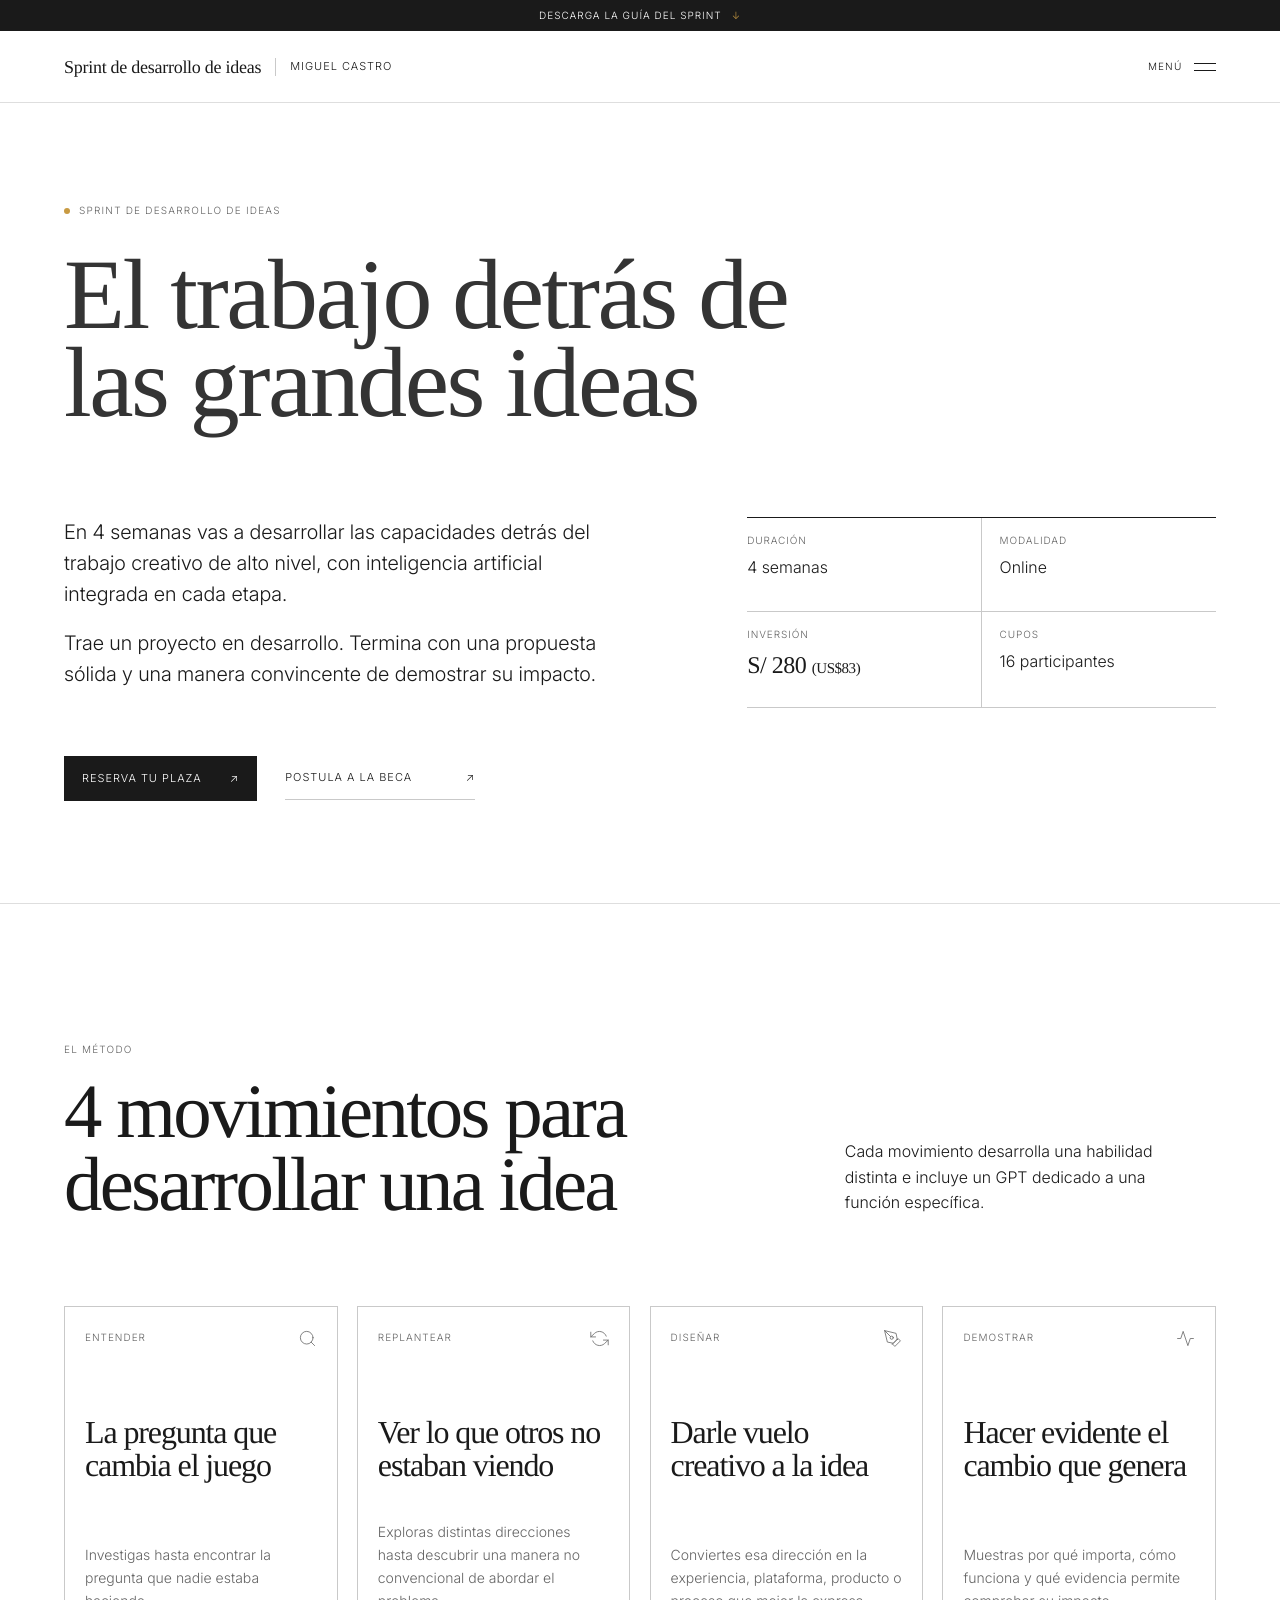
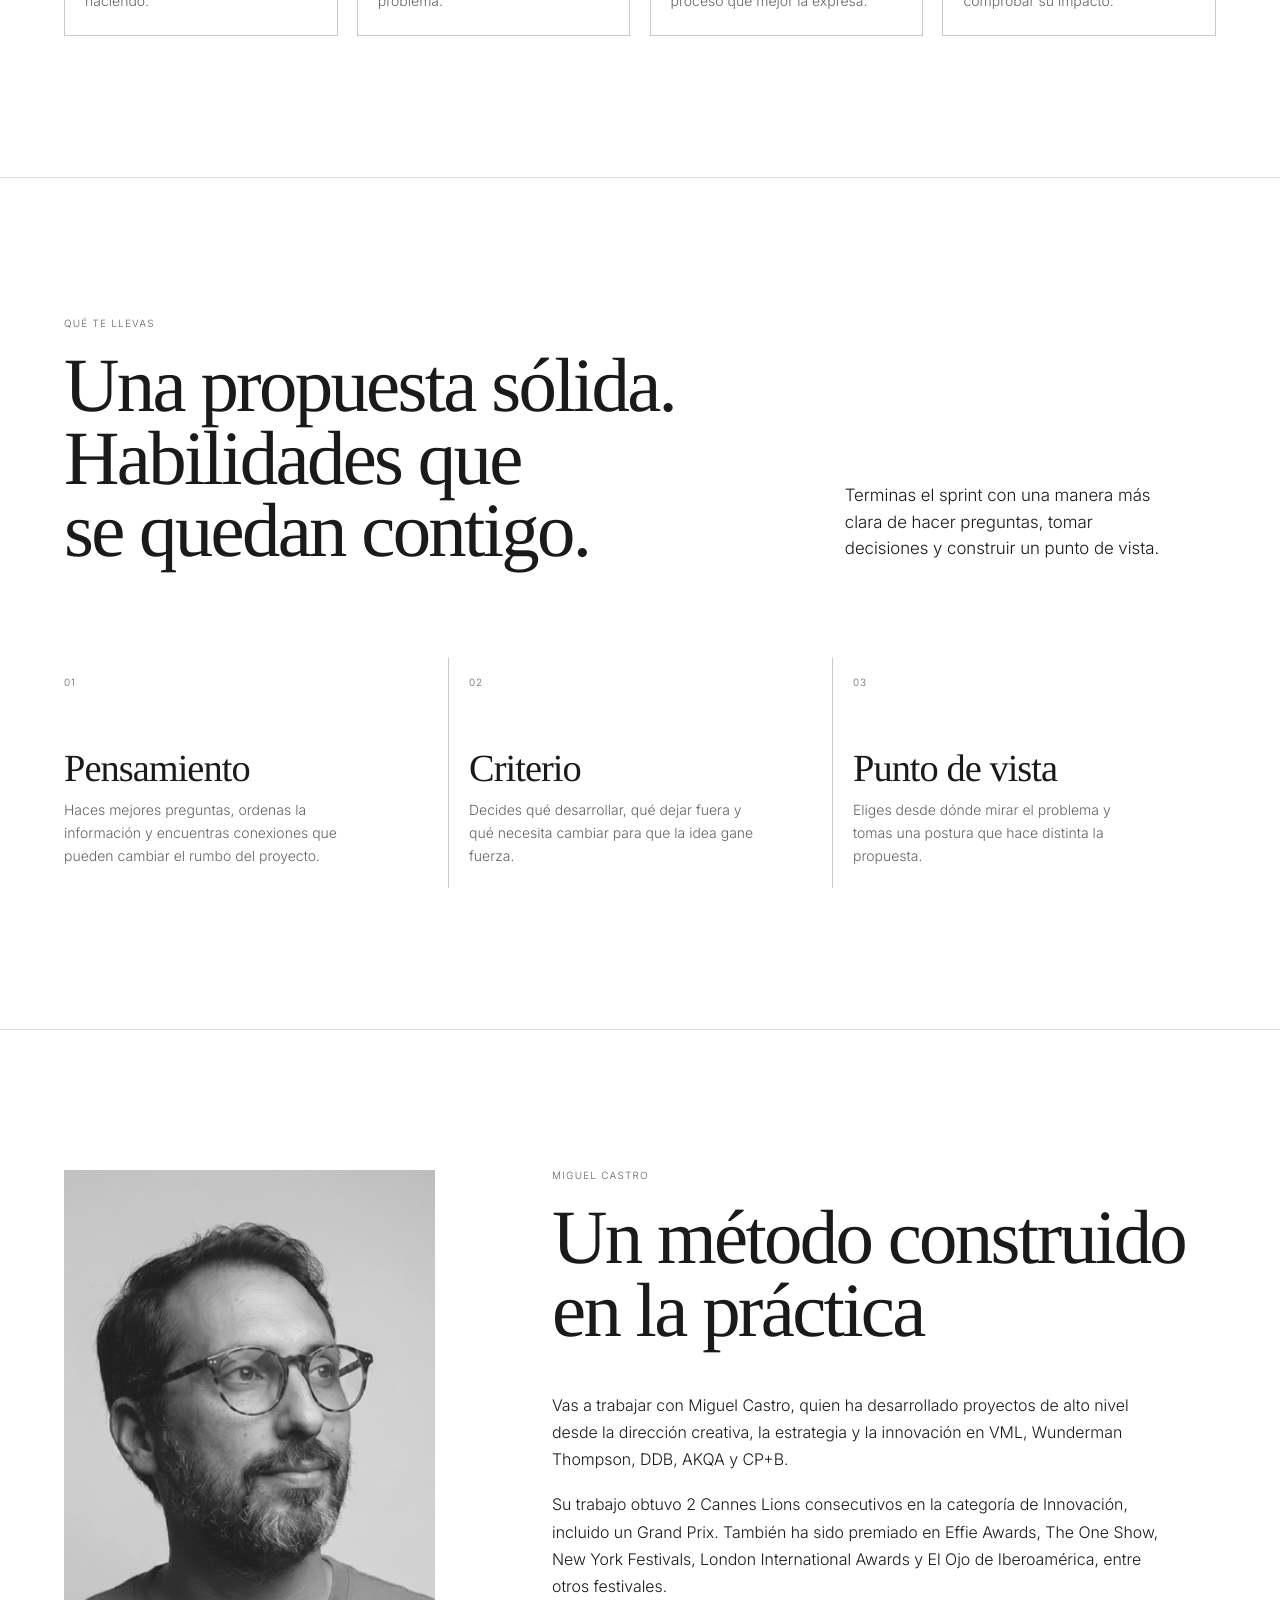
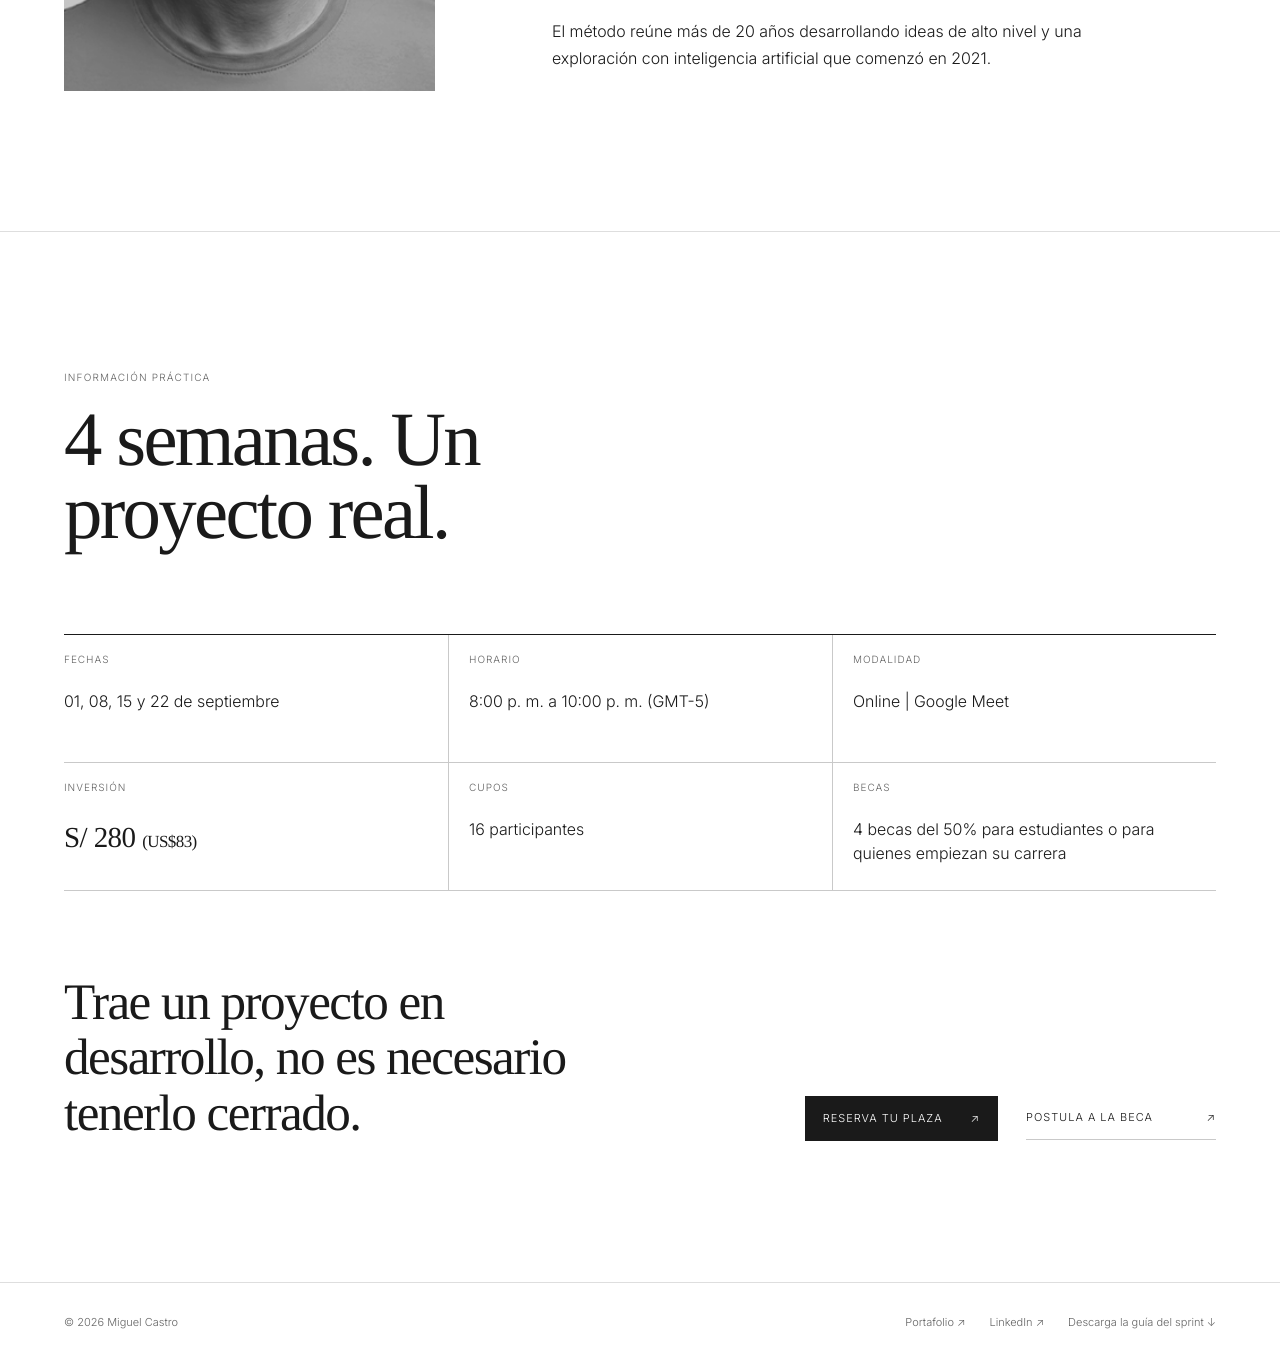
<file: ideas-que-compiten.html>
<!DOCTYPE html>
<html lang="es">
<head>
  <meta charset="UTF-8">
  <meta name="viewport" content="width=device-width, initial-scale=1.0">
  <meta name="robots" content="noindex">
  <title>Ideas que compiten</title>
  <link rel="icon" href="favicon.svg" type="image/svg+xml">
  <!-- Privacy-friendly analytics by Plausible -->
  <script async src="https://plausible.io/js/pa-TMhx3FA17KuWE18ExmuQ0.js"></script>
  <script>
    window.plausible=window.plausible||function(){(plausible.q=plausible.q||[]).push(arguments)},plausible.init=plausible.init||function(i){plausible.o=i||{}};
    plausible.init()
  </script>
  <script>
    window.location.replace('index.html' + window.location.search + window.location.hash);
  </script>
</head>
<body>
  <p><a href="index.html">Ir a Ideas que compiten</a></p>
</body>
</html>
</file>
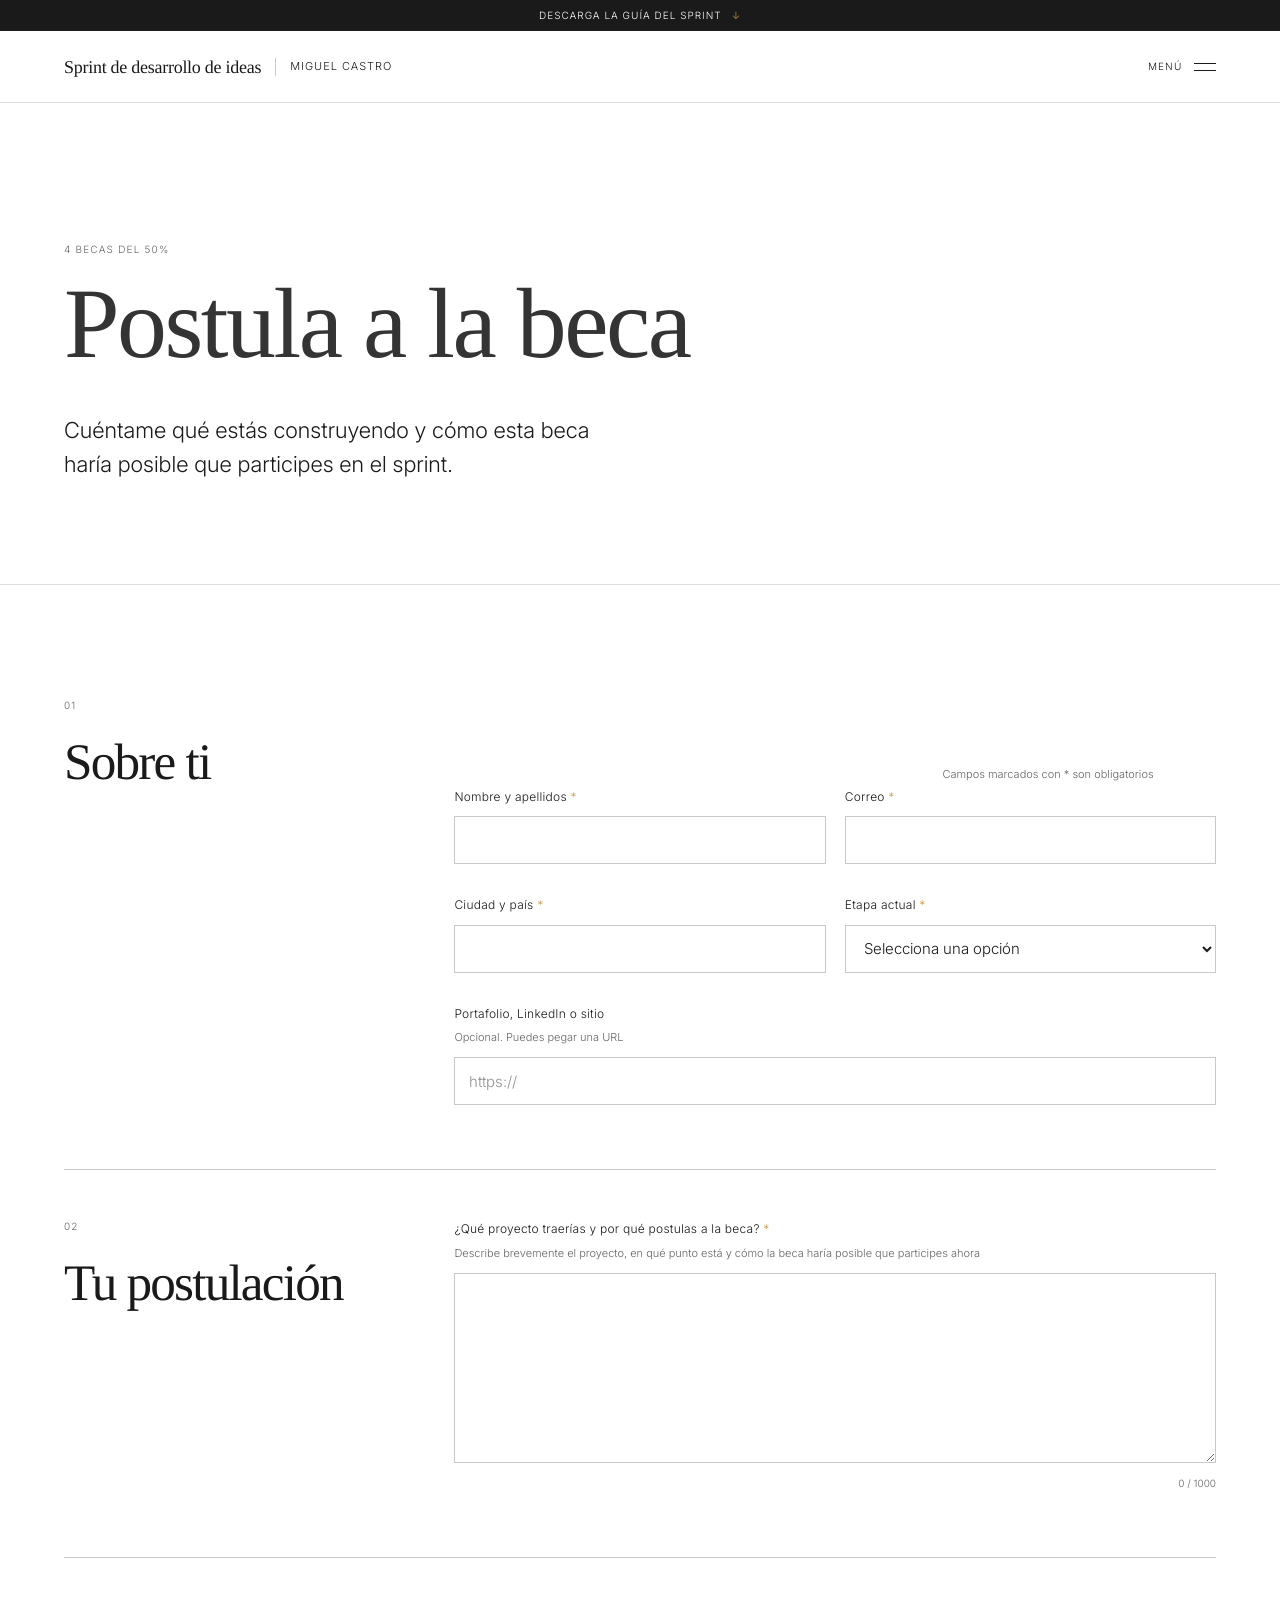
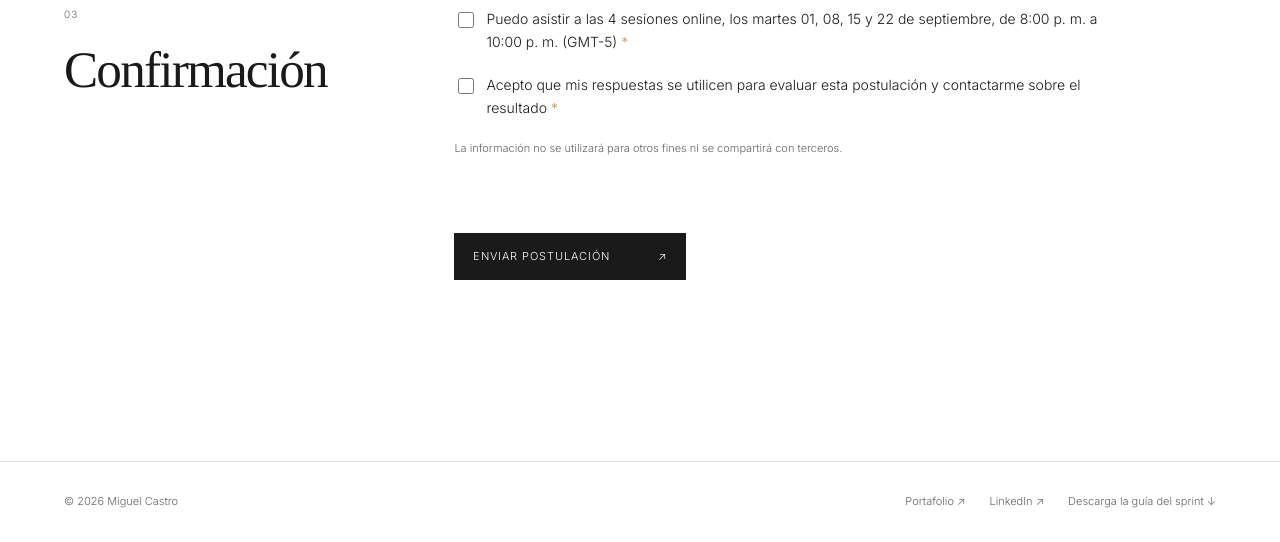
<file: postulacion-beca.html>
<!doctype html>
<html lang="es">
<head>
  <meta charset="utf-8">
  <meta name="viewport" content="width=device-width, initial-scale=1">
  <meta name="description" content="Formulario de postulación a una de las 4 becas del 50% para el sprint de desarrollo de ideas.">
  <title>Postula a una beca del 50% | Sprint de desarrollo de ideas</title>
  <link rel="icon" type="image/svg+xml" href="favicon.svg">
  <link rel="stylesheet" href="landing.css?v=20260804-5">
  <link rel="stylesheet" href="form-landing.css?v=20260804">
</head>
<body>
  <header class="site-chrome">
    <div class="announcement-bar brochure-bar">
      <a href="brochure.html" target="_blank" rel="noopener">
        <span>Descarga la guía del sprint</span>
        <span aria-hidden="true">↓</span>
      </a>
    </div>

    <div class="site-header">
      <a class="site-identity" href="index.html" aria-label="Volver al landing">
        <span class="identity-product">Sprint de desarrollo de ideas</span>
        <span class="identity-divider" aria-hidden="true"></span>
        <span class="identity-name">Miguel Castro</span>
      </a>

      <button class="menu-toggle" type="button" aria-label="Abrir navegación" aria-expanded="false" aria-controls="site-menu">
        <span class="menu-label">Menú</span>
        <span class="hamburger" aria-hidden="true">
          <span></span>
          <span></span>
        </span>
      </button>
    </div>

    <nav class="site-menu" id="site-menu" aria-label="Navegación interna" aria-hidden="true">
      <div class="menu-inner">
        <p class="menu-kicker">Navegación</p>
        <a href="index.html#metodo"><span>01</span>El método</a>
        <a href="index.html#resultado"><span>02</span>Qué te llevas</a>
        <a href="index.html#miguel"><span>03</span>Miguel Castro</a>
        <a href="index.html#informacion"><span>04</span>Información práctica</a>
        <div class="menu-actions">
          <a class="menu-primary" href="index.html#informacion">Reserva tu plaza</a>
          <a href="#scholarshipForm">Postula a la beca</a>
        </div>
      </div>
    </nav>
  </header>

  <main class="form-page">
    <section class="form-hero section-grid">
      <p class="eyebrow">4 becas del 50%</p>
      <h1>Postula a la beca</h1>
      <p class="form-intro">Cuéntame qué estás construyendo y cómo esta beca haría posible que participes en el sprint.</p>
    </section>

    <section class="form-shell">
      <form
        id="scholarshipForm"
        class="application-form"
        action="https://formsubmit.co/ajax/miguel@miguelcastro.works"
        method="POST"
        novalidate
      >
        <input type="hidden" name="_subject" value="Nueva postulación | Beca sprint de desarrollo de ideas">
        <input type="hidden" name="_template" value="table">
        <input type="hidden" name="_captcha" value="false">
        <input type="hidden" name="Origen" value="Formulario de beca | Sprint de desarrollo de ideas">
        <input type="hidden" id="submittedAt" name="Fecha de envío" value="">
        <input type="hidden" id="formUrl" name="_url" value="">

        <div class="honeypot" aria-hidden="true">
          <label for="website">Deja este campo vacío</label>
          <input id="website" type="text" name="_honey" tabindex="-1" autocomplete="off">
        </div>

        <section class="form-section" aria-labelledby="about-title">
          <div class="form-section-heading">
            <span>01</span>
            <h2 id="about-title">Sobre ti</h2>
          </div>
          <p class="required-note">Campos marcados con * son obligatorios</p>

          <div class="form-grid">
            <div class="field">
              <label for="fullName">Nombre y apellidos <span class="required" aria-hidden="true">*</span></label>
              <input id="fullName" name="Nombre y apellidos" type="text" autocomplete="name" required maxlength="100">
            </div>
            <div class="field">
              <label for="email">Correo <span class="required" aria-hidden="true">*</span></label>
              <input id="email" name="email" type="email" autocomplete="email" inputmode="email" required maxlength="160">
            </div>
            <div class="field">
              <label for="location">Ciudad y país <span class="required" aria-hidden="true">*</span></label>
              <input id="location" name="Ciudad y país" type="text" autocomplete="address-level2" required maxlength="100">
            </div>
            <div class="field">
              <label for="stage">Etapa actual <span class="required" aria-hidden="true">*</span></label>
              <select id="stage" name="Etapa actual" required>
                <option value="" selected disabled>Selecciona una opción</option>
                <option>Estudiante</option>
                <option>Profesional en mis primeros años</option>
                <option>Independiente o emprendiendo</option>
                <option>Otra</option>
              </select>
            </div>
            <div class="field full">
              <label for="portfolio">Portafolio, LinkedIn o sitio</label>
              <span class="field-hint">Opcional. Puedes pegar una URL</span>
              <input id="portfolio" name="Portafolio o LinkedIn" type="url" inputmode="url" autocomplete="url" placeholder="https://" maxlength="300">
            </div>
          </div>
        </section>

        <section class="form-section" aria-labelledby="application-title">
          <div class="form-section-heading">
            <span>02</span>
            <h2 id="application-title">Tu postulación</h2>
          </div>

          <div class="form-grid">
            <div class="field full">
              <label for="application">¿Qué proyecto traerías y por qué postulas a la beca? <span class="required" aria-hidden="true">*</span></label>
              <span class="field-hint">Describe brevemente el proyecto, en qué punto está y cómo la beca haría posible que participes ahora</span>
              <textarea id="application" name="Proyecto y motivo de la postulación" required minlength="100" maxlength="1000" data-counter="applicationCount"></textarea>
              <div class="field-footer"><span id="applicationCount">0 / 1000</span></div>
            </div>
          </div>
        </section>

        <section class="form-section" aria-labelledby="confirm-title">
          <div class="form-section-heading">
            <span>03</span>
            <h2 id="confirm-title">Confirmación</h2>
          </div>

          <div class="check-list">
            <label class="check-row" for="attendance">
              <input id="attendance" name="Confirma asistencia" type="checkbox" value="Sí" required>
              <span>Puedo asistir a las 4 sesiones online, los martes 01, 08, 15 y 22 de septiembre, de 8:00 p. m. a 10:00 p. m. (GMT-5) <span class="required" aria-hidden="true">*</span></span>
            </label>
            <label class="check-row" for="privacy">
              <input id="privacy" name="Acepta uso de datos" type="checkbox" value="Sí" required>
              <span>Acepto que mis respuestas se utilicen para evaluar esta postulación y contactarme sobre el resultado <span class="required" aria-hidden="true">*</span></span>
            </label>
          </div>

          <p class="privacy-note">La información no se utilizará para otros fines ni se compartirá con terceros.</p>
        </section>

        <div class="form-actions">
          <button id="submitButton" class="submit-button" type="submit">
            <span class="button-label">Enviar postulación</span>
            <span class="submit-arrow" aria-hidden="true">↗</span>
          </button>
          <p id="formStatus" class="form-status" role="status" aria-live="polite"></p>
        </div>
      </form>

      <section id="successPanel" class="success-panel" aria-live="polite" tabindex="-1">
        <span class="success-kicker">Postulación enviada</span>
        <h2 class="success-title">Gracias por postular.</h2>
        <p class="success-copy">Recibí tus respuestas. Me pondré en contacto contigo por correo cuando termine la revisión de las postulaciones.</p>
        <a class="success-back" href="index.html">Volver al sprint ↗</a>
      </section>
    </section>
  </main>

  <footer class="site-footer">
    <span>© 2026 Miguel Castro</span>
    <div class="footer-links">
      <a href="https://global.miguelcastro.works/">Portafolio ↗</a>
      <a href="https://www.linkedin.com/in/miguelcastroe/">LinkedIn ↗</a>
      <a href="brochure.html" target="_blank" rel="noopener">Descarga la guía del sprint ↓</a>
    </div>
  </footer>

  <script src="landing.js?v=20260803"></script>
  <script src="form.js"></script>
</body>
</html>
</file>
<file: landing.css>
@import url("https://fonts.googleapis.com/css2?family=Inter:wght@200;300&display=swap");

@font-face {
  font-family: "PP Editorial New";
  src: url("https://global.miguelcastro.works/PPEditorialNew-Ultralight.otf") format("opentype");
  font-style: normal;
  font-weight: 100;
  font-display: swap;
}

@font-face {
  font-family: "PP Editorial New";
  src: url("https://global.miguelcastro.works/PPEditorialNew-Ultralight.otf") format("opentype");
  font-style: normal;
  font-weight: 200;
  font-display: swap;
}

@font-face {
  font-family: "PP Editorial New";
  src: url("https://global.miguelcastro.works/PPEditorialNew-Regular.otf") format("opentype");
  font-style: normal;
  font-weight: 300;
  font-display: swap;
}

:root {
  --ink: #1a1a1a;
  --gray-800: #343434;
  --gray-650: #646464;
  --gray-500: #919191;
  --gray-300: #c9c9c9;
  --gray-200: #dedede;
  --gray-100: #f3f3f3;
  --paper: #ffffff;
  --gold: #c89a42;
  --serif: "PP Editorial New", "Iowan Old Style", Georgia, serif;
  --sans: Inter, Arial, sans-serif;
  --page-x: clamp(22px, 5vw, 72px);
  --section-y: clamp(92px, 11vw, 164px);
  --gutter: clamp(12px, 1.5vw, 20px);
  --max-width: 1280px;
  --header-height: 72px;
  --motion: cubic-bezier(.22, 1, .36, 1);
}

* {
  box-sizing: border-box;
}

html {
  scroll-behavior: smooth;
}

body {
  margin: 0;
  overflow-x: hidden;
  background: var(--paper);
  color: var(--ink);
  font-family: var(--sans);
  font-size: 15px;
  font-weight: 300;
  line-height: 1.55;
  font-synthesis: none;
  -webkit-font-smoothing: antialiased;
  text-rendering: geometricPrecision;
}

body.menu-open {
  overflow: hidden;
}

::selection {
  background: var(--ink);
  color: var(--paper);
}

a {
  color: inherit;
}

button,
a {
  -webkit-tap-highlight-color: transparent;
}

button {
  font: inherit;
}

.site-chrome {
  position: sticky;
  z-index: 50;
  top: 0;
  background: rgba(255, 255, 255, .96);
  backdrop-filter: blur(14px);
}

.brochure-bar {
  display: flex;
  justify-content: center;
  min-height: 31px;
  background: var(--ink);
  color: var(--paper);
}

.brochure-bar a {
  display: inline-flex;
  align-items: center;
  gap: 10px;
  padding: 7px 18px;
  font-size: 10px;
  font-weight: 300;
  line-height: 1;
  letter-spacing: .1em;
  text-decoration: none;
  text-transform: uppercase;
}

.brochure-bar a span:last-child {
  color: var(--gold);
}

.site-header {
  position: relative;
  display: grid;
  grid-template-columns: repeat(12, minmax(0, 1fr));
  column-gap: var(--gutter);
  align-items: center;
  width: min(100%, var(--max-width));
  min-height: var(--header-height);
  margin: 0 auto;
  padding: 0 var(--page-x);
}

.site-header::after {
  content: "";
  position: absolute;
  right: 50%;
  bottom: 0;
  width: 100vw;
  height: 1px;
  background: var(--gray-200);
  transform: translateX(50%);
  pointer-events: none;
}

.site-identity {
  grid-column: 1 / span 7;
  display: inline-flex;
  align-items: center;
  gap: 14px;
  width: fit-content;
  text-decoration: none;
}

.identity-name {
  font-size: 11px;
  letter-spacing: .09em;
  text-transform: uppercase;
}

.identity-divider {
  width: 1px;
  height: 18px;
  background: var(--gray-300);
}

.identity-product {
  font-family: var(--serif);
  font-size: 18px;
  font-weight: 200;
  line-height: 1;
  letter-spacing: -.015em;
}

.menu-toggle {
  grid-column: 11 / -1;
  justify-self: end;
  display: inline-flex;
  align-items: center;
  gap: 12px;
  padding: 10px 0;
  border: 0;
  background: transparent;
  color: var(--ink);
  cursor: pointer;
}

.menu-label {
  font-size: 10px;
  font-weight: 300;
  letter-spacing: .1em;
  text-transform: uppercase;
}

.hamburger {
  position: relative;
  width: 22px;
  height: 12px;
}

.hamburger span {
  position: absolute;
  left: 0;
  width: 100%;
  height: 1px;
  background: currentColor;
  transition: transform 240ms var(--motion), top 240ms var(--motion);
}

.hamburger span:first-child {
  top: 2px;
}

.hamburger span:last-child {
  top: 9px;
}

.menu-toggle[aria-expanded="true"] .hamburger span:first-child {
  top: 6px;
  transform: rotate(45deg);
}

.menu-toggle[aria-expanded="true"] .hamburger span:last-child {
  top: 6px;
  transform: rotate(-45deg);
}

.site-menu {
  position: absolute;
  z-index: 45;
  top: 100%;
  right: 0;
  left: 0;
  height: calc(100svh - 31px - var(--header-height));
  overflow-y: auto;
  visibility: hidden;
  background: var(--paper);
  opacity: 0;
  transform: translateY(-12px);
  transition: opacity 240ms var(--motion), transform 240ms var(--motion), visibility 240ms;
}

.site-menu.is-open {
  visibility: visible;
  opacity: 1;
  transform: translateY(0);
}

.menu-inner {
  display: grid;
  grid-template-columns: repeat(12, minmax(0, 1fr));
  column-gap: var(--gutter);
  width: min(100%, var(--max-width));
  margin: 0 auto;
  padding: clamp(50px, 8vw, 96px) var(--page-x);
}

.menu-kicker {
  grid-column: 1 / -1;
  margin: 0 0 32px;
  color: var(--gray-650);
  font-size: 10px;
  letter-spacing: .12em;
  text-transform: uppercase;
}

.menu-inner > a {
  grid-column: 1 / span 8;
  display: grid;
  grid-template-columns: 34px 1fr;
  gap: 14px;
  padding: 16px 0;
  border-top: 1px solid var(--gray-300);
  font-family: var(--serif);
  font-size: clamp(30px, 5vw, 60px);
  font-weight: 200;
  line-height: 1;
  letter-spacing: -.03em;
  text-decoration: none;
}

.menu-inner > a span {
  align-self: start;
  padding-top: 8px;
  color: var(--gray-650);
  font-family: var(--sans);
  font-size: 10px;
  letter-spacing: .08em;
}

.menu-actions {
  grid-column: 10 / -1;
  grid-row: 2 / span 4;
  align-self: start;
  display: flex;
  flex-direction: column;
  gap: 12px;
}

.menu-actions a {
  display: flex;
  justify-content: space-between;
  padding: 14px 0;
  border-bottom: 1px solid var(--gray-300);
  font-size: 11px;
  line-height: 1.3;
  letter-spacing: .09em;
  text-decoration: none;
  text-transform: uppercase;
}

.menu-actions .menu-primary {
  padding: 15px 16px;
  border: 1px solid var(--ink);
  background: var(--ink);
  color: var(--paper);
}

.section-grid {
  display: grid;
  grid-template-columns: repeat(12, minmax(0, 1fr));
  column-gap: var(--gutter);
  width: min(100%, var(--max-width));
  margin: 0 auto;
  padding: var(--section-y) var(--page-x);
}

.section-rule {
  position: relative;
}

.section-rule::before {
  content: "";
  position: absolute;
  top: 0;
  left: 50%;
  width: 100vw;
  height: 1px;
  background: var(--gray-200);
  transform: translateX(-50%);
}

h1,
h2,
h3,
p {
  margin-top: 0;
}

h1,
h2,
h3 {
  font-family: var(--serif);
  font-style: normal;
  font-weight: 200;
  letter-spacing: -.035em;
}

h1 {
  color: var(--gray-800);
  font-size: clamp(54px, 7.8vw, 112px);
  font-weight: 100;
  line-height: .88;
  letter-spacing: -.025em;
  text-wrap: balance;
}

h2 {
  font-size: clamp(48px, 6vw, 82px);
  line-height: .95;
  text-wrap: balance;
}

h3 {
  font-size: clamp(25px, 2.5vw, 34px);
  line-height: 1.04;
}

.eyebrow {
  color: var(--gray-650);
  font-size: 10px;
  font-weight: 300;
  line-height: 1.2;
  letter-spacing: .12em;
  text-transform: uppercase;
}

.gold-point {
  width: 6px;
  height: 6px;
  border-radius: 50%;
  background: var(--gold);
}

.hero {
  min-height: calc(100svh - 103px);
  align-content: center;
  padding-top: clamp(74px, 8vw, 114px);
  padding-bottom: clamp(74px, 8vw, 114px);
}

.hero-kicker {
  grid-column: 1 / span 4;
  display: flex;
  align-items: center;
  gap: 9px;
  margin-bottom: 34px;
}

.hero h1 {
  grid-column: 1 / -1;
  max-width: 1150px;
  margin-bottom: clamp(54px, 7vw, 92px);
}

.hero-intro {
  grid-column: 1 / span 6;
}

.hero-intro p {
  max-width: 55ch;
  margin-bottom: 18px;
  font-size: clamp(16px, 1.6vw, 20px);
  line-height: 1.55;
}

.hero-meta {
  grid-column: 8 / -1;
  display: grid;
  grid-template-columns: repeat(2, minmax(0, 1fr));
  border-top: 1px solid var(--ink);
}

.meta-item {
  min-height: 86px;
  padding: 16px 12px 16px 0;
  border-bottom: 1px solid var(--gray-300);
}

.meta-item:nth-child(odd) {
  border-right: 1px solid var(--gray-300);
}

.meta-item:nth-child(even) {
  padding-left: 18px;
}

.meta-label {
  display: block;
  margin-bottom: 7px;
  color: var(--gray-650);
  font-size: 10px;
  letter-spacing: .09em;
  text-transform: uppercase;
}

.meta-value {
  font-size: 16px;
  line-height: 1.35;
}

.meta-price .meta-value {
  font-family: var(--serif);
  font-size: 24px;
  font-weight: 200;
  letter-spacing: -.02em;
}

.meta-price .meta-value span {
  font-size: 15px;
}

.cta-row {
  display: flex;
  align-items: center;
  flex-wrap: wrap;
  gap: 14px 28px;
}

.hero-cta {
  grid-column: 1 / -1;
  margin-top: 48px;
}

.cta-primary,
.cta-secondary {
  display: inline-flex !important;
  align-items: center !important;
  justify-content: space-between !important;
  gap: 28px !important;
  min-width: 190px !important;
  padding: 15px 17px !important;
  border-radius: 0 !important;
  box-shadow: none !important;
  font-family: var(--sans) !important;
  font-size: 11px !important;
  font-weight: 300 !important;
  line-height: 1.2 !important;
  letter-spacing: .09em !important;
  text-decoration: none !important;
  text-transform: uppercase !important;
  transition: background 180ms var(--motion), color 180ms var(--motion) !important;
}

.cta-primary,
.cta-primary:hover,
.cta-primary:focus,
.cta-primary:active {
  border: 1px solid var(--ink) !important;
  background: var(--ink) !important;
  background-image: none !important;
  color: var(--paper) !important;
}

.cta-primary:hover {
  background: var(--gray-800) !important;
}

.cta-secondary {
  padding-right: 0 !important;
  padding-left: 0 !important;
  border: 0 !important;
  border-bottom: 1px solid var(--gray-300) !important;
  color: var(--ink) !important;
}

.section-heading {
  grid-column: 1 / span 8;
}

.section-heading .eyebrow {
  margin-bottom: 20px;
}

.section-heading h2 {
  margin-bottom: 0;
}

.section-intro {
  grid-column: 9 / -1;
  align-self: end;
  max-width: 34ch;
  margin-bottom: 6px;
  font-size: 16px;
  line-height: 1.6;
}

.movement-grid {
  grid-column: 1 / -1;
  display: grid;
  grid-template-columns: repeat(4, minmax(0, 1fr));
  gap: var(--gutter);
  margin-top: clamp(54px, 7vw, 84px);
}

.movement-card {
  min-height: 330px;
  display: flex;
  flex-direction: column;
  padding: 22px 20px;
  border: 1px solid var(--gray-300);
  transition: background 180ms var(--motion);
}

.movement-card:hover {
  background: var(--gray-100);
}

.movement-top {
  display: flex;
  align-items: center;
  justify-content: space-between;
  margin-bottom: 68px;
  color: var(--gray-650);
  font-size: 10px;
  letter-spacing: .1em;
  text-transform: uppercase;
}

.feather-icon {
  width: 19px;
  height: 19px;
  fill: none;
  stroke: currentColor;
  stroke-width: 1;
  stroke-linecap: round;
  stroke-linejoin: round;
}

.movement-card h3 {
  margin-bottom: 18px;
}

.movement-card p {
  max-width: 30ch;
  margin-top: auto;
  margin-bottom: 0;
  color: var(--gray-650);
  font-size: 14px;
  line-height: 1.65;
}

.result-copy {
  grid-column: 9 / -1;
  align-self: end;
}

.result-copy p {
  max-width: 32ch;
  margin-bottom: 6px;
  font-size: 17px;
  line-height: 1.55;
}

.skill-list {
  grid-column: 1 / -1;
  display: grid;
  grid-template-columns: repeat(3, minmax(0, 1fr));
  margin-top: clamp(54px, 7vw, 90px);
}

.skill-list > div {
  min-height: 230px;
  display: flex;
  flex-direction: column;
  padding: 18px 20px 20px 0;
}

.skill-list > div + div {
  padding-left: 20px;
  border-left: 1px solid var(--gray-300);
}

.skill-list span {
  color: var(--gray-650);
  font-size: 10px;
  letter-spacing: .08em;
}

.skill-list strong {
  margin-top: 48px;
  font-family: var(--serif);
  font-size: clamp(28px, 3vw, 40px);
  font-weight: 200;
  letter-spacing: -.025em;
}

.skill-list p {
  max-width: 34ch;
  margin: auto 0 0;
  color: var(--gray-650);
  font-size: 14px;
  line-height: 1.65;
}

.profile-image {
  grid-column: 1 / span 4;
  margin: 0;
  overflow: hidden;
  background: var(--gray-100);
}

.profile-image img {
  width: 100%;
  height: 100%;
  min-height: 510px;
  display: block;
  opacity: .88;
  object-fit: cover;
  object-position: center 30%;
  filter: grayscale(1);
}

.profile-content {
  grid-column: 6 / -1;
  align-self: center;
}

.profile-content .eyebrow {
  margin-bottom: 20px;
}

.profile-content h2 {
  max-width: 780px;
  margin-bottom: 44px;
}

.profile-content > p:not(.eyebrow) {
  max-width: 62ch;
  margin-bottom: 18px;
  font-size: 16px;
  line-height: 1.7;
}

.information-grid {
  grid-column: 1 / -1;
  display: grid;
  grid-template-columns: repeat(3, minmax(0, 1fr));
  margin-top: clamp(54px, 7vw, 84px);
  border-top: 1px solid var(--ink);
}

.information-item {
  min-height: 128px;
  padding: 18px 20px 20px 0;
  border-bottom: 1px solid var(--gray-300);
}

.information-item:not(:nth-child(3n + 1)) {
  padding-left: 20px;
  border-left: 1px solid var(--gray-300);
}

.information-item > span {
  display: block;
  margin-bottom: 20px;
  color: var(--gray-650);
  font-size: 10px;
  letter-spacing: .1em;
  text-transform: uppercase;
}

.information-item strong {
  display: block;
  max-width: 34ch;
  font-size: 16px;
  font-weight: 300;
  line-height: 1.5;
}

.information-item .information-price {
  font-family: var(--serif);
  font-size: 29px;
  font-weight: 200;
  letter-spacing: -.02em;
}

.information-price small {
  font-size: 17px;
  font-weight: 200;
}

.closing {
  grid-column: 1 / -1;
  display: grid;
  grid-template-columns: repeat(12, minmax(0, 1fr));
  column-gap: var(--gutter);
  align-items: end;
  margin-top: clamp(52px, 7vw, 84px);
}

.closing > p {
  grid-column: 1 / span 6;
  max-width: 28ch;
  margin-bottom: 0;
  font-family: var(--serif);
  font-size: clamp(30px, 4vw, 52px);
  font-weight: 200;
  line-height: 1.08;
  letter-spacing: -.03em;
}

.closing .cta-row {
  grid-column: 8 / -1;
  justify-content: flex-end;
}

.site-footer {
  position: relative;
  display: flex;
  align-items: center;
  justify-content: space-between;
  gap: 24px;
  width: min(100%, var(--max-width));
  margin: 0 auto;
  padding: 32px var(--page-x);
  color: var(--gray-650);
  font-size: 11px;
  line-height: 1.5;
}

.site-footer::before {
  content: "";
  position: absolute;
  top: 0;
  right: 50%;
  width: 100vw;
  height: 1px;
  background: var(--gray-200);
  transform: translateX(50%);
  pointer-events: none;
}

.footer-links {
  display: flex;
  flex-wrap: wrap;
  justify-content: flex-end;
  gap: 16px 24px;
}

.footer-links a {
  text-decoration: none;
}

.footer-links a:hover {
  color: var(--ink);
}

a:focus-visible,
button:focus-visible {
  outline: 1px solid var(--ink);
  outline-offset: 4px;
}

@media (max-width: 900px) {
  .hero-intro {
    grid-column: 1 / span 7;
  }

  .hero-meta {
    grid-column: 8 / -1;
  }

  .movement-grid {
    grid-template-columns: repeat(2, minmax(0, 1fr));
  }

  .movement-card {
    min-height: 300px;
  }

  .section-heading {
    grid-column: 1 / span 9;
  }

  .section-intro,
  .result-copy {
    grid-column: 1 / span 7;
    margin-top: 34px;
  }

  .profile-image {
    grid-column: 1 / span 5;
  }

  .profile-content {
    grid-column: 7 / -1;
  }

  .information-grid {
    grid-template-columns: repeat(2, minmax(0, 1fr));
  }

  .information-item:not(:nth-child(3n + 1)) {
    padding-left: 0;
    border-left: 0;
  }

  .information-item:nth-child(even) {
    padding-left: 20px;
    border-left: 1px solid var(--gray-300);
  }
}

@media (max-width: 700px) {
  :root {
    --header-height: 64px;
  }

  .site-identity {
    grid-column: 1 / span 9;
  }

  .identity-divider,
  .identity-name,
  .menu-label {
    display: none;
  }

  .menu-toggle {
    grid-column: 11 / -1;
  }

  .menu-inner > a {
    grid-column: 1 / -1;
  }

  .menu-actions {
    grid-column: 1 / -1;
    grid-row: auto;
    margin-top: 44px;
  }

  .hero {
    min-height: auto;
  }

  .hero-kicker,
  .hero h1,
  .hero-intro,
  .hero-meta,
  .hero-cta,
  .section-heading,
  .section-intro,
  .result-copy,
  .skill-list,
  .profile-image,
  .profile-content,
  .information-grid,
  .closing {
    grid-column: 1 / -1;
  }

  h1 {
    font-size: clamp(48px, 14.5vw, 74px);
  }

  h2 {
    font-size: clamp(45px, 13vw, 70px);
  }

  .hero h1 {
    margin-bottom: 50px;
  }

  .hero-intro p {
    font-size: 17px;
  }

  .hero-meta {
    margin-top: 34px;
  }

  .movement-grid {
    grid-template-columns: 1fr;
  }

  .movement-card {
    min-height: 310px;
  }

  .skill-list {
    grid-template-columns: 1fr;
  }

  .skill-list > div {
    min-height: 200px;
  }

  .skill-list > div + div {
    padding-left: 0;
    border-left: 0;
    border-top: 1px solid var(--gray-300);
  }

  .profile-image {
    margin-bottom: 50px;
  }

  .profile-image img {
    min-height: 0;
    aspect-ratio: 1 / 1;
  }

  .information-grid {
    grid-template-columns: 1fr;
  }

  .information-item,
  .information-item:nth-child(even) {
    min-height: 0;
    padding: 18px 0 24px;
    border-left: 0;
  }

  .closing {
    display: block;
  }

  .closing .cta-row {
    margin-top: 42px;
    justify-content: flex-start;
  }

  .site-footer {
    align-items: flex-start;
    flex-direction: column;
  }

  .footer-links {
    justify-content: flex-start;
  }
}

@media (max-width: 420px) {
  .hero-meta {
    grid-template-columns: 1fr;
  }

  .meta-item,
  .meta-item:nth-child(odd),
  .meta-item:nth-child(even) {
    min-height: 0;
    padding: 14px 0 18px;
    border-right: 0;
  }

  .cta-primary,
  .cta-secondary {
    width: 100% !important;
  }
}

@media (prefers-reduced-motion: reduce) {
  html {
    scroll-behavior: auto;
  }

  *,
  *::before,
  *::after {
    scroll-behavior: auto !important;
    transition-duration: .01ms !important;
  }
}
</file>
<file: form-landing.css>
.form-page {
  min-height: calc(100svh - 103px);
}

.form-hero {
  padding-bottom: clamp(68px, 8vw, 108px);
}

.form-hero .eyebrow {
  grid-column: 1 / -1;
  margin-bottom: 24px;
}

.form-hero h1 {
  grid-column: 1 / span 9;
  margin-bottom: 46px;
}

.form-intro {
  grid-column: 1 / span 6;
  max-width: 44ch;
  margin-bottom: 0;
  font-size: clamp(17px, 1.8vw, 22px);
  line-height: 1.55;
}

.form-shell {
  position: relative;
  width: min(100%, var(--max-width));
  margin: 0 auto;
  padding: clamp(70px, 9vw, 124px) var(--page-x) var(--section-y);
}

.form-shell::before {
  content: "";
  position: absolute;
  top: 0;
  left: 50%;
  width: 100vw;
  height: 1px;
  background: var(--gray-200);
  transform: translateX(-50%);
}

.application-form {
  display: grid;
  grid-template-columns: repeat(12, minmax(0, 1fr));
  column-gap: var(--gutter);
}

.honeypot {
  position: absolute;
  width: 1px;
  height: 1px;
  overflow: hidden;
  clip: rect(0 0 0 0);
  clip-path: inset(50%);
  white-space: nowrap;
}

.form-section {
  grid-column: 1 / -1;
  display: grid;
  grid-template-columns: repeat(12, minmax(0, 1fr));
  column-gap: var(--gutter);
  padding: 50px 0 64px;
  border-top: 1px solid var(--gray-300);
}

.form-section:first-of-type {
  padding-top: 0;
  border-top: 0;
}

.form-section-heading {
  grid-column: 1 / span 4;
}

.form-section-heading span {
  display: block;
  margin-bottom: 24px;
  color: var(--gray-650);
  font-size: 10px;
  letter-spacing: .1em;
}

.form-section-heading h2 {
  margin-bottom: 0;
  font-size: clamp(34px, 4vw, 52px);
}

.required-note {
  grid-column: 10 / -1;
  align-self: end;
  margin-bottom: 5px;
  color: var(--gray-650);
  font-size: 11px;
}

.form-grid {
  grid-column: 5 / -1;
  display: grid;
  grid-template-columns: repeat(2, minmax(0, 1fr));
  gap: 32px var(--gutter);
}

.field {
  min-width: 0;
}

.field.full {
  grid-column: 1 / -1;
}

.field label,
.field-hint {
  display: block;
}

.field label {
  margin-bottom: 10px;
  font-size: 12px;
  letter-spacing: .02em;
}

.field-hint {
  margin: -4px 0 11px;
  color: var(--gray-650);
  font-size: 11px;
  line-height: 1.55;
}

.required {
  color: var(--gold);
}

input,
select,
textarea {
  width: 100%;
  border: 1px solid var(--gray-300);
  border-radius: 0;
  background: var(--paper);
  color: var(--ink);
  font-family: var(--sans);
  font-size: 15px;
  font-weight: 300;
  outline: 0;
  transition: border-color 160ms var(--motion);
}

input,
select {
  height: 48px;
  padding: 0 14px;
}

textarea {
  min-height: 190px;
  padding: 14px;
  line-height: 1.6;
  resize: vertical;
}

input:focus,
select:focus,
textarea:focus {
  border-color: var(--ink);
}

input::placeholder,
textarea::placeholder {
  color: var(--gray-500);
}

.field-footer {
  display: flex;
  justify-content: flex-end;
  margin-top: 8px;
  color: var(--gray-650);
  font-size: 10px;
}

.check-list {
  grid-column: 5 / -1;
  display: flex;
  flex-direction: column;
  gap: 20px;
}

.check-row {
  display: grid;
  grid-template-columns: 18px minmax(0, 1fr);
  gap: 14px;
  align-items: start;
  max-width: 70ch;
  cursor: pointer;
}

.check-row input {
  width: 16px;
  height: 16px;
  margin-top: 4px;
  accent-color: var(--ink);
}

.check-row span {
  font-size: 14px;
  line-height: 1.65;
}

.privacy-note {
  grid-column: 5 / -1;
  margin: 20px 0 0;
  color: var(--gray-650);
  font-size: 11px;
}

.form-actions {
  grid-column: 5 / -1;
  padding-top: 12px;
}

.submit-button {
  display: inline-flex;
  align-items: center;
  justify-content: space-between;
  gap: 48px;
  min-width: 230px;
  padding: 16px 18px;
  border: 1px solid var(--ink);
  border-radius: 0;
  background: var(--ink);
  color: var(--paper);
  font-size: 11px;
  font-weight: 300;
  line-height: 1.2;
  letter-spacing: .09em;
  text-transform: uppercase;
  cursor: pointer;
}

.submit-button:disabled {
  cursor: wait;
  opacity: .55;
}

.form-status {
  min-height: 24px;
  margin: 16px 0 0;
  font-size: 12px;
}

.form-status.error {
  color: #9c2c2c;
}

.success-panel {
  display: none;
  max-width: 720px;
  padding: 64px 0;
}

.success-panel.visible {
  display: block;
}

.success-kicker {
  display: block;
  margin-bottom: 22px;
  color: var(--gray-650);
  font-size: 10px;
  letter-spacing: .1em;
  text-transform: uppercase;
}

.success-title {
  margin-bottom: 28px;
}

.success-copy {
  max-width: 52ch;
  margin-bottom: 34px;
  font-size: 16px;
  line-height: 1.65;
}

.success-back {
  font-size: 11px;
  letter-spacing: .08em;
  text-decoration: none;
  text-transform: uppercase;
}

@media (max-width: 700px) {
  .form-hero .eyebrow,
  .form-hero h1,
  .form-intro {
    grid-column: 1 / -1;
  }

  .form-section {
    display: block;
  }

  .form-section-heading {
    margin-bottom: 36px;
  }

  .required-note {
    margin-bottom: 28px;
  }

  .form-grid {
    grid-template-columns: 1fr;
  }

  .field.full {
    grid-column: auto;
  }

  .check-list,
  .privacy-note,
  .form-actions {
    grid-column: auto;
  }

  .submit-button {
    width: 100%;
  }
}
</file>
